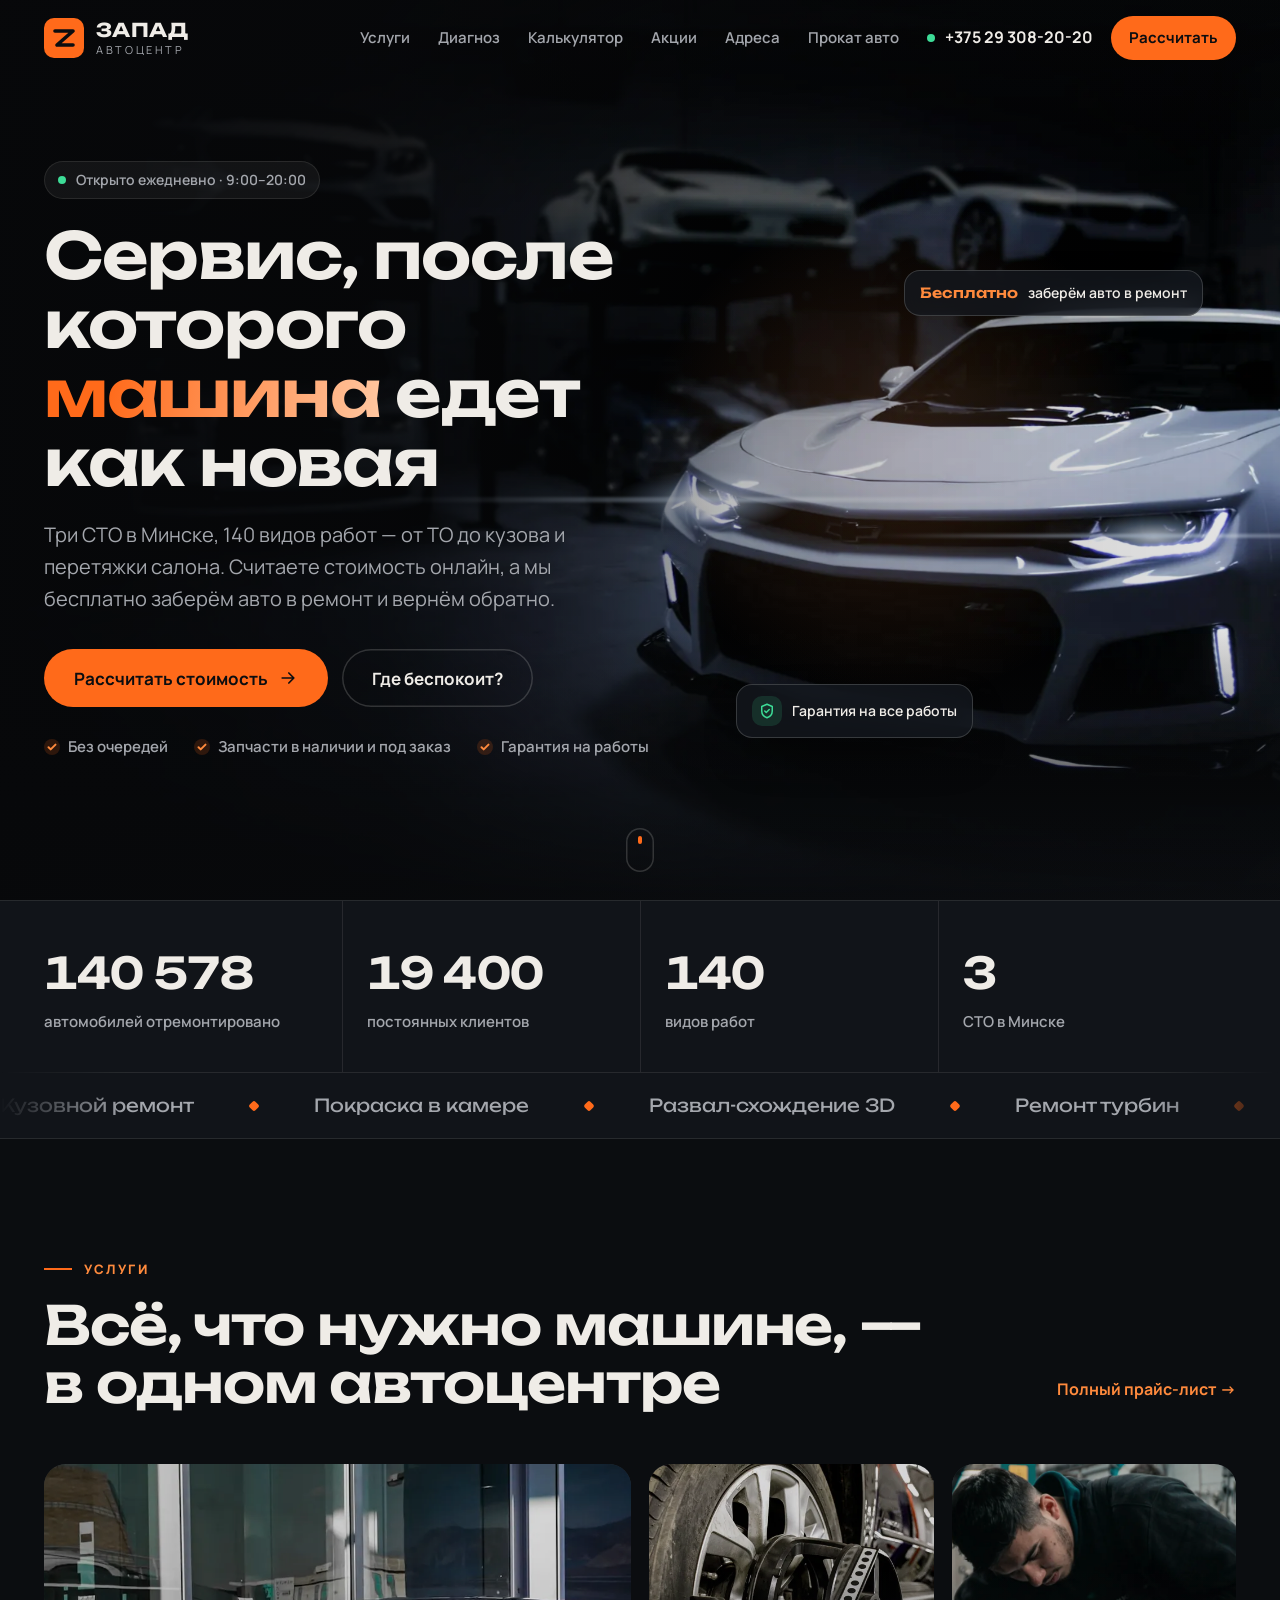
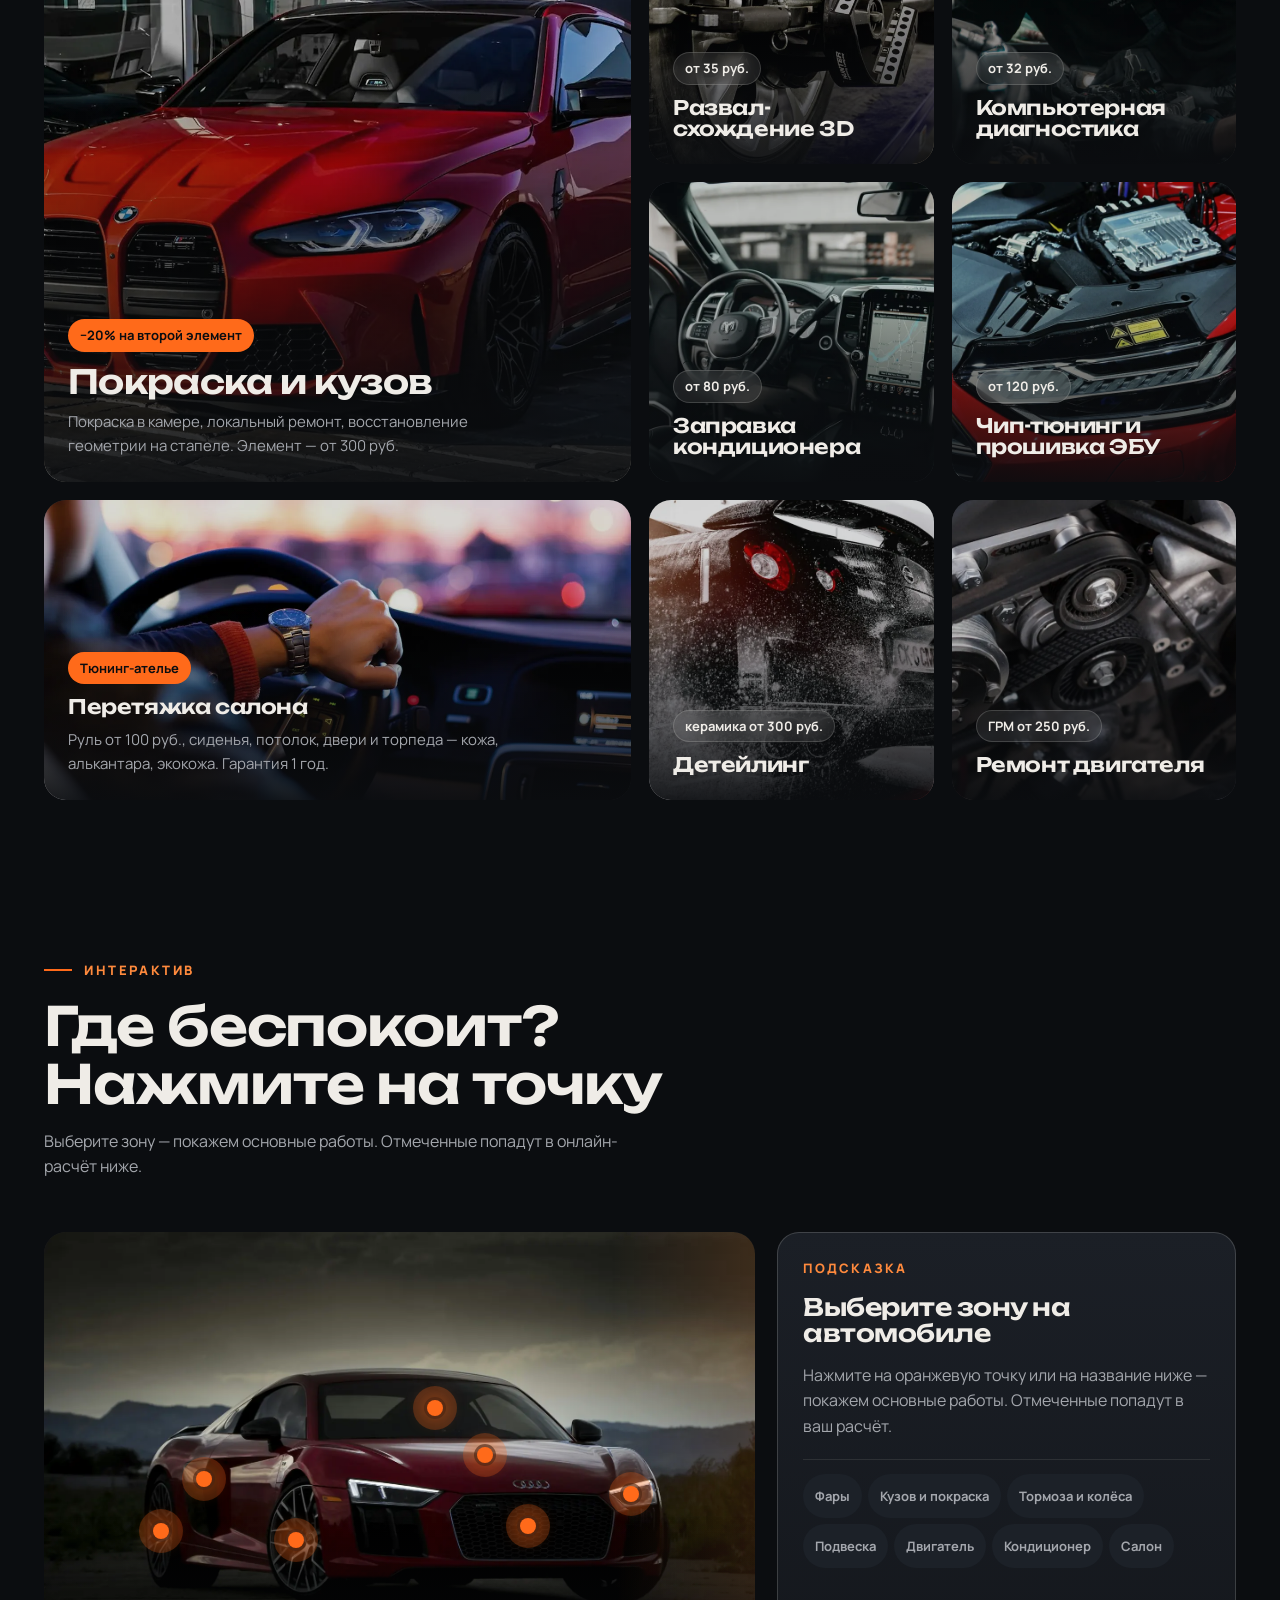
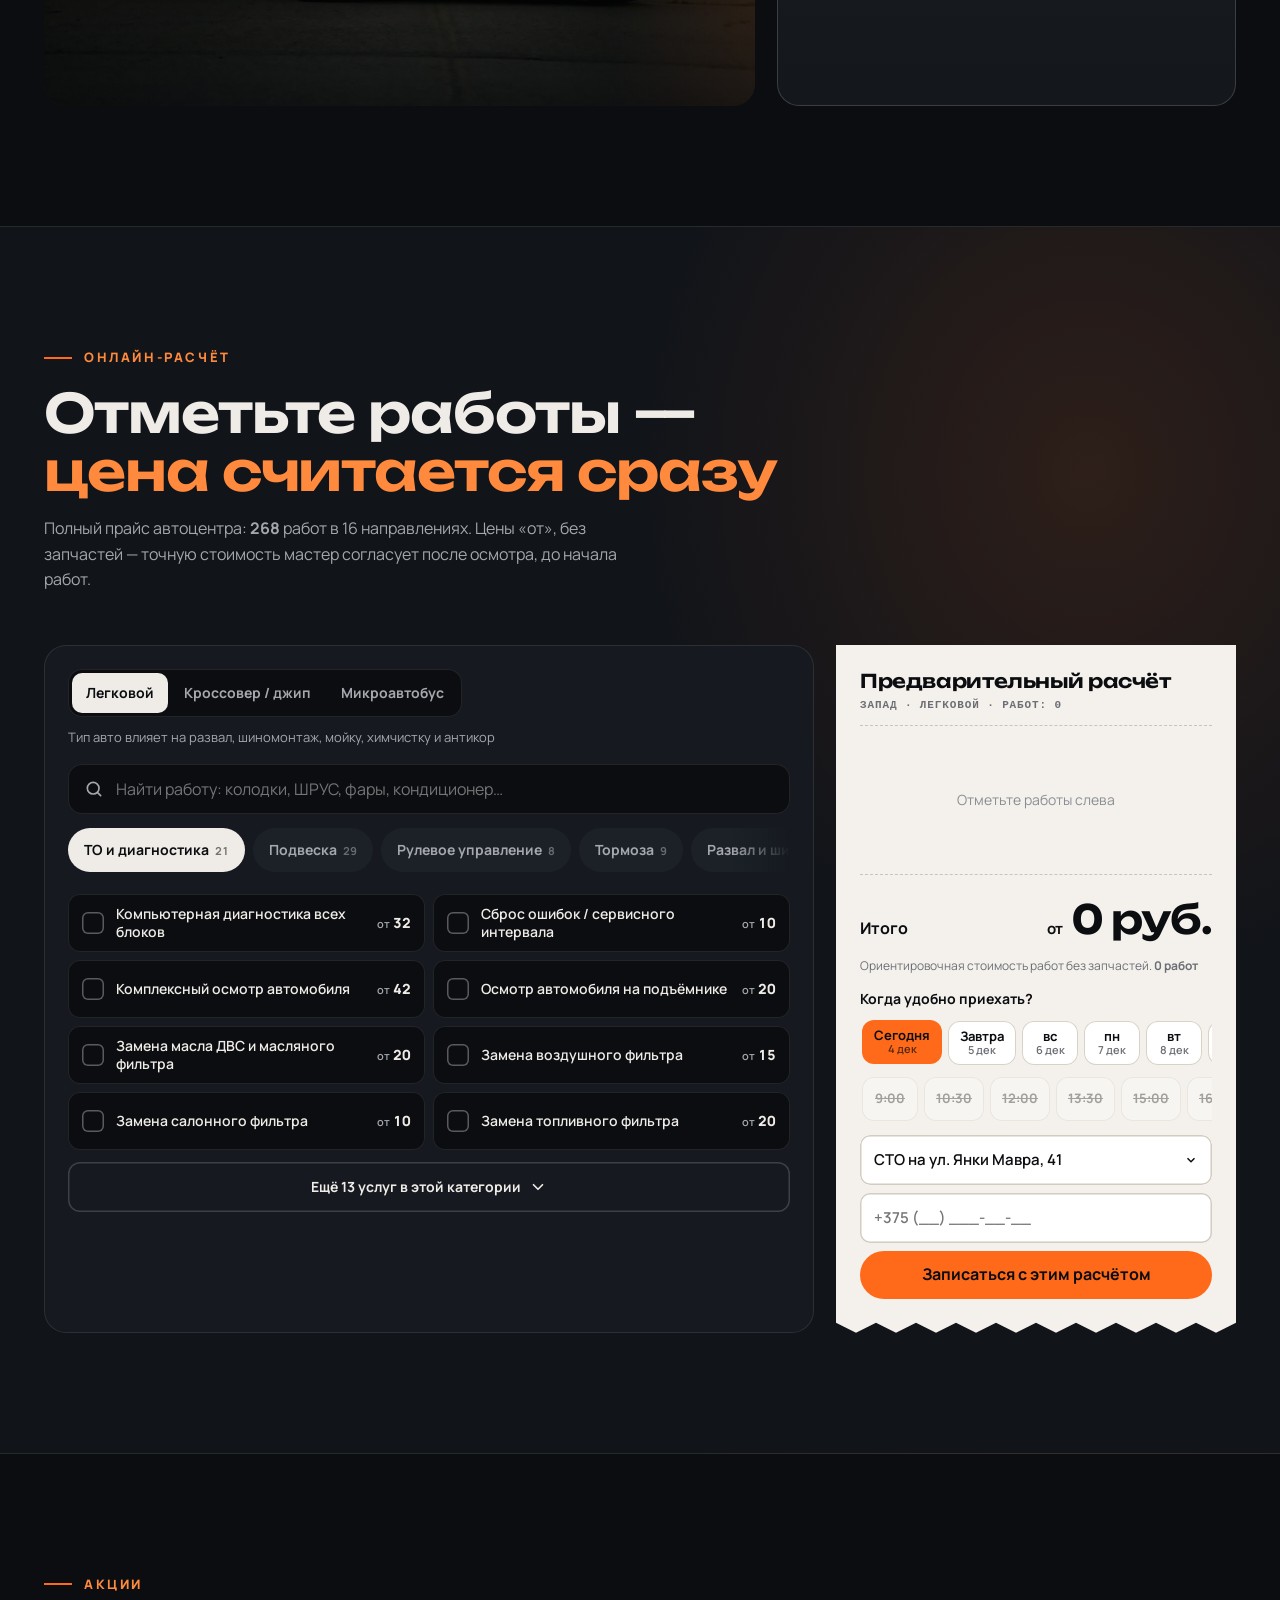
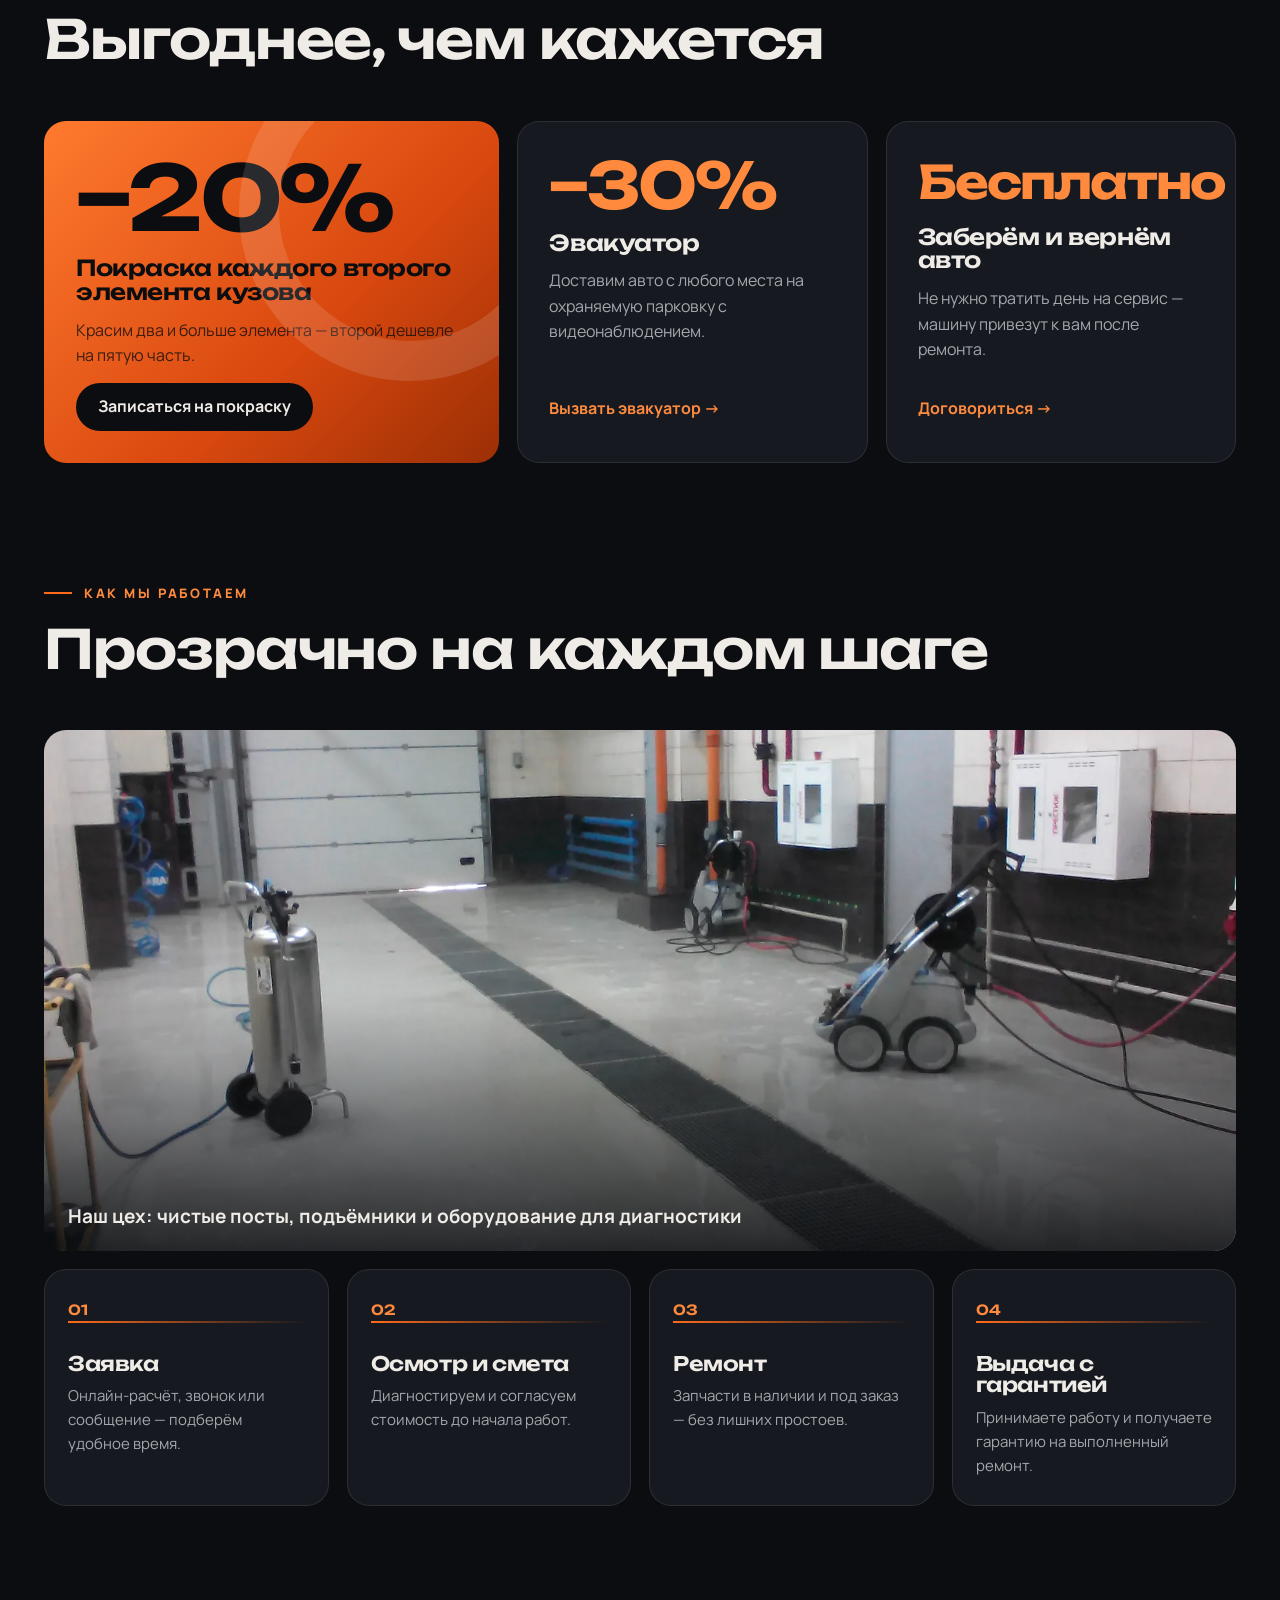
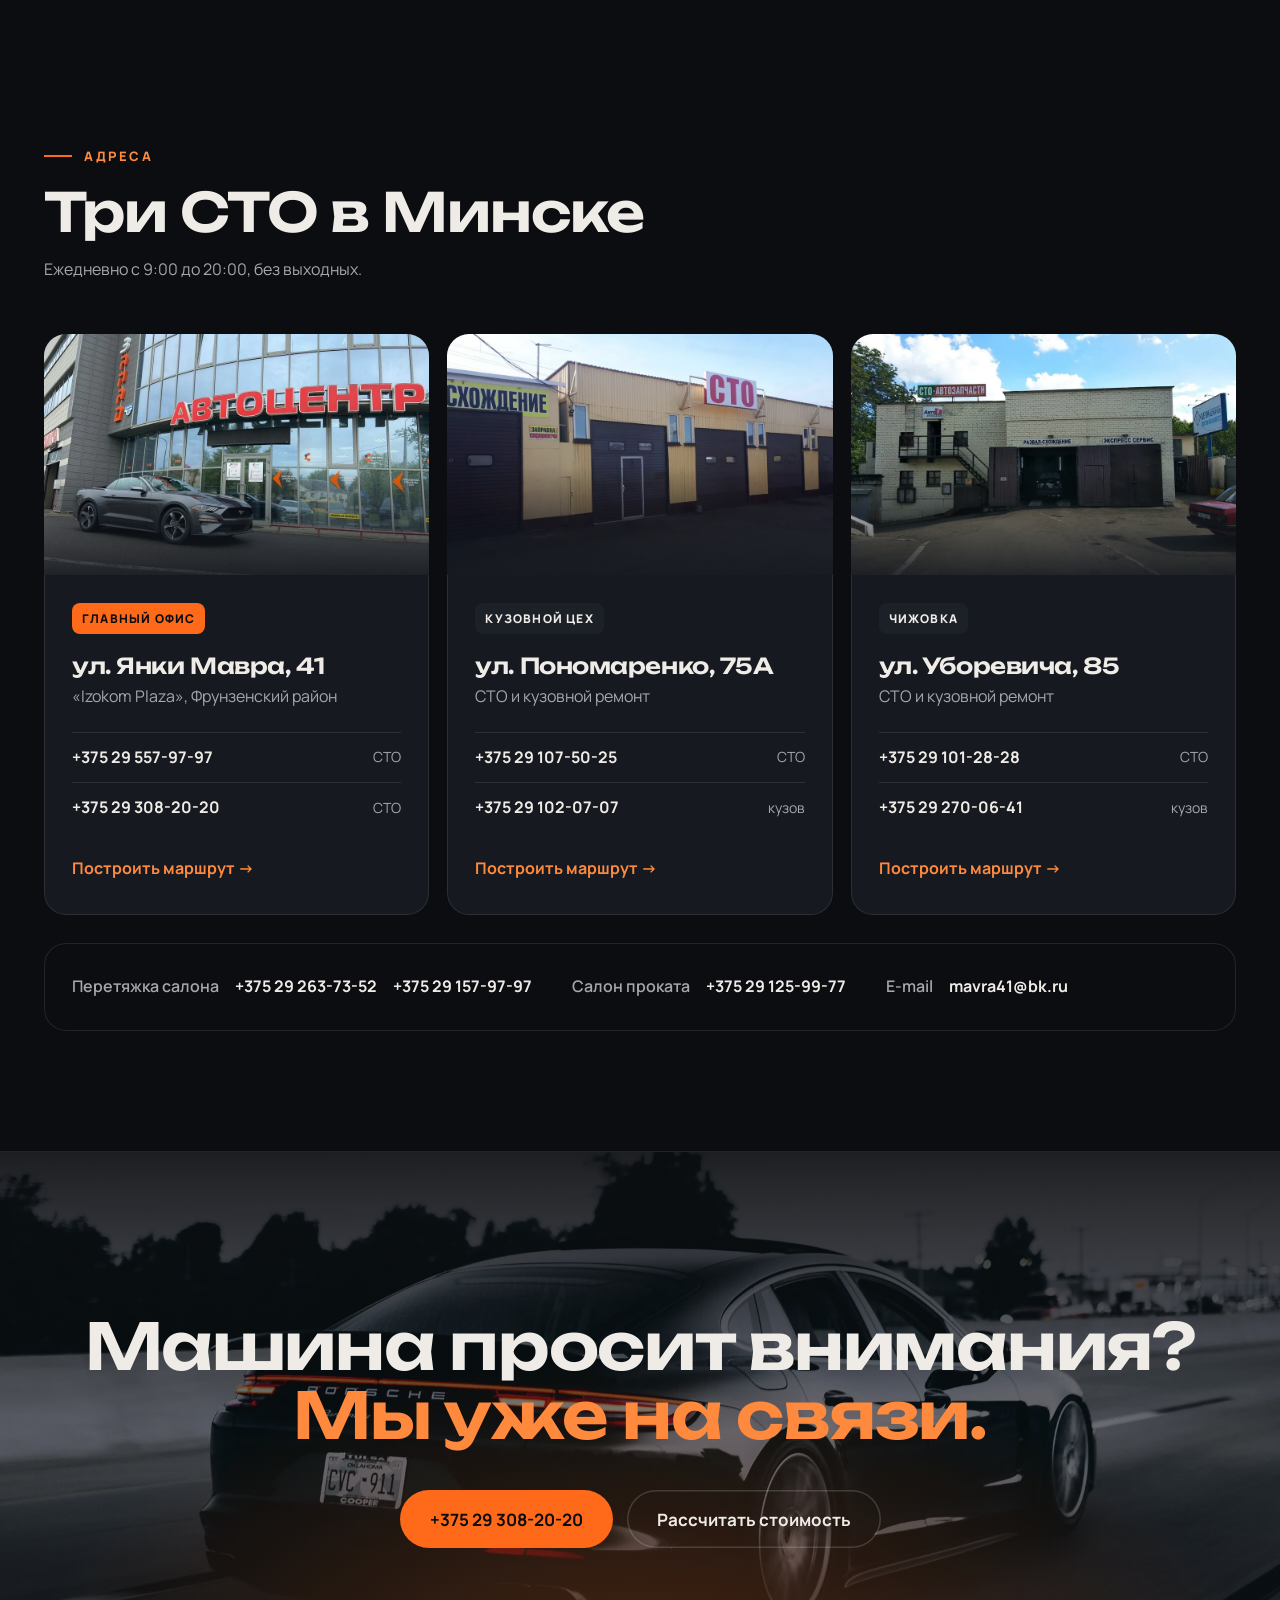
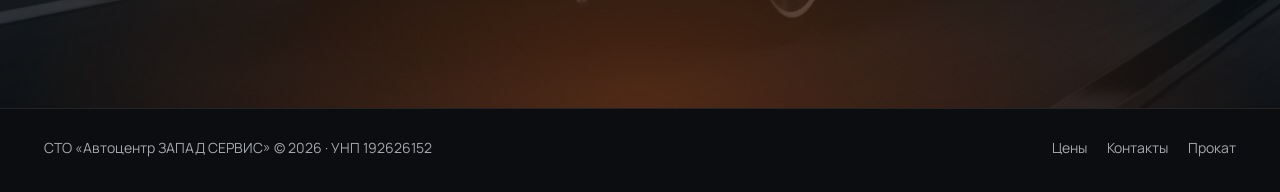
<file: index.html>
<!doctype html>
<html lang="ru">
<head>
<meta charset="utf-8">
<meta name="viewport" content="width=device-width, initial-scale=1">
<title>Автоцентр ЗАПАД — СТО в Минске</title>
<meta name="description" content="Автоцентр ЗАПАД — ремонт и обслуживание автомобилей в Минске. 3 СТО, без выходных, онлайн-расчёт стоимости, бесплатно заберём авто в ремонт.">
<meta name="theme-color" content="#0b0d10">
<link rel="preconnect" href="https://fonts.googleapis.com">
<link rel="preconnect" href="https://fonts.gstatic.com" crossorigin>
<link href="https://fonts.googleapis.com/css2?family=Manrope:wght@400;500;600;700;800&family=Unbounded:wght@500;600;700&display=swap" rel="stylesheet">
<link rel="stylesheet" href="assets/css/style.css">
<link rel="icon" href="assets/img/favicon.svg" type="image/svg+xml">
</head>
<body>

<a class="skip" href="#main">К содержимому</a>
<div class="progress" aria-hidden="true"></div>

<header class="nav" id="top">
  <div class="wrap nav__in">
    <a class="logo" href="#top" aria-label="Автоцентр ЗАПАД — на главную">
      <svg class="logo__mark" viewBox="0 0 40 40" aria-hidden="true"><rect width="40" height="40" rx="10" fill="#ff6a1a"/><path d="M11 13h18L13 27h16" fill="none" stroke="#0b0d10" stroke-width="3.6" stroke-linecap="round" stroke-linejoin="round"/></svg>
      <span class="logo__txt"><b>ЗАПАД</b><small>автоцентр</small></span>
    </a>
    <nav class="nav__links" aria-label="Основное меню">
      <a href="#services">Услуги</a>
      <a href="#doctor">Диагноз</a>
      <a href="#calc">Калькулятор</a>
      <a href="#offers">Акции</a>
      <a href="#locations">Адреса</a>
      <a href="https://stozapad.by/cat_rent/prokat-avto/">Прокат авто</a>
    </nav>
    <div class="nav__cta">
      <a class="nav__phone" href="tel:+375293082020"><span class="dot" aria-hidden="true"></span>+375 29 308-20-20</a>
      <a class="btn btn--sm" href="#calc">Рассчитать</a>
      <button class="burger" type="button" aria-label="Открыть меню" aria-expanded="false" aria-controls="mnav"><span></span><span></span></button>
    </div>
  </div>
  <div class="mnav" id="mnav" hidden>
    <a href="#services">Услуги</a><a href="#doctor">Где беспокоит?</a><a href="#calc">Калькулятор</a><a href="#offers">Акции</a><a href="#locations">Адреса</a><a href="https://stozapad.by/cat_rent/prokat-avto/">Прокат авто</a>
    <a class="btn" href="tel:+375293082020">Позвонить</a>
  </div>
</header>

<main id="main">

<!-- HERO -->
<section class="hero">
  <div class="hero__media" aria-hidden="true">
    <div class="hero__frame">
      <picture>
        <source media="(max-width:720px)" srcset="assets/img/hero-m.webp">
        <img src="assets/img/hero.webp" alt="" width="2000" height="1181" fetchpriority="high">
      </picture>
      <span class="flare flare--l"></span><span class="flare flare--r"></span>
    </div>
    <div class="hero__shade"></div>
    <div class="hero__spot"></div>
  </div>
  <div class="wrap hero__grid">
    <div class="hero__copy">
      <p class="eyebrow reveal"><span class="pulse" aria-hidden="true"></span>Открыто ежедневно · 9:00–20:00</p>
      <h1 class="reveal d1">Сервис, после которого <em>машина</em> едет как новая</h1>
      <p class="lead reveal d2">Три СТО в Минске, 140 видов работ — от ТО до кузова и перетяжки салона. Считаете стоимость онлайн, а мы бесплатно заберём авто в ремонт и вернём обратно.</p>
      <div class="hero__ctas reveal d3">
        <a class="btn btn--lg magnet" href="#calc">Рассчитать стоимость
          <svg viewBox="0 0 24 24" aria-hidden="true"><path d="M5 12h14M13 6l6 6-6 6" fill="none" stroke="currentColor" stroke-width="2" stroke-linecap="round" stroke-linejoin="round"/></svg></a>
        <a class="btn btn--ghost btn--lg" href="#doctor">Где беспокоит?</a>
      </div>
      <ul class="hero__ticks reveal d4">
        <li>Без очередей</li><li>Запчасти в наличии и под заказ</li><li>Гарантия на работы</li>
      </ul>
    </div>
  </div>
  <div class="chip chip--a" aria-hidden="true"><b>Бесплатно</b> заберём авто в ремонт</div>
  <div class="chip chip--b" aria-hidden="true"><span class="chip__ic"><svg viewBox="0 0 24 24"><path d="M12 3l7 3v6c0 4.5-3 7.6-7 9-4-1.4-7-4.5-7-9V6z" fill="none" stroke="currentColor" stroke-width="2" stroke-linejoin="round"/><path d="M9 12l2 2 4-4" fill="none" stroke="currentColor" stroke-width="2" stroke-linecap="round" stroke-linejoin="round"/></svg></span>Гарантия на все работы</div>
  <a class="scrollcue" href="#services" aria-label="Листать вниз"><span></span></a>
</section>

<!-- STATS -->
<section class="stats" aria-label="Автоцентр в цифрах">
  <div class="wrap stats__grid">
    <div class="stat reveal"><b data-count="140578">140 578</b><span>автомобилей отремонтировано</span></div>
    <div class="stat reveal d1"><b data-count="19400">19 400</b><span>постоянных клиентов</span></div>
    <div class="stat reveal d2"><b data-count="140">140</b><span>видов работ</span></div>
    <div class="stat reveal d3"><b data-count="3">3</b><span>СТО в Минске</span></div>
  </div>
  <div class="marquee" aria-hidden="true">
    <div class="marquee__track">
      <span>Кузовной ремонт</span><span>Покраска в камере</span><span>Развал-схождение 3D</span><span>Ремонт турбин</span><span>Автоэлектрика</span><span>Перетяжка салона</span><span>Антикор</span><span>Чип-тюнинг</span><span>Ремонт микроавтобусов</span><span>Детейлинг</span>
      <span>Кузовной ремонт</span><span>Покраска в камере</span><span>Развал-схождение 3D</span><span>Ремонт турбин</span><span>Автоэлектрика</span><span>Перетяжка салона</span><span>Антикор</span><span>Чип-тюнинг</span><span>Ремонт микроавтобусов</span><span>Детейлинг</span>
    </div>
  </div>
</section>

<!-- SERVICES -->
<section class="section" id="services">
  <div class="wrap">
    <div class="head reveal">
      <p class="kicker">Услуги</p>
      <h2>Всё, что нужно машине, — <br class="br-lg">в одном автоцентре</h2>
      <a class="link-arrow" href="https://stozapad.by/ceny/">Полный прайс-лист →</a>
    </div>
    <div class="bento">
      <a class="card card--xl reveal tilt" href="https://stozapad.by/uslugi/pokraska-avto/">
        <img src="assets/img/svc-paint.webp" alt="Глянцевый красный кузов после покраски" width="1200" height="1000" loading="lazy">
        <div class="card__body"><span class="tag">−20% на второй элемент</span><h3>Покраска и кузов</h3><p>Покраска в камере, локальный ремонт, восстановление геометрии на стапеле. Элемент — от 300 руб.</p></div>
      </a>
      <a class="card reveal d1 tilt" href="https://stozapad.by/uslugi/razval-skhozhdenie-3d/">
        <img src="assets/img/svc-wheel.webp" alt="Датчики 3D-стенда развал-схождения на колесе" width="685" height="533" loading="lazy">
        <div class="card__body"><span class="price">от 35 руб.</span><h3>Развал-схождение 3D</h3></div>
      </a>
      <a class="card reveal d2 tilt" href="https://stozapad.by/uslugi/diagnostika-avtomobilya/kompyuternaya-diagnostika-avtomobilya/">
        <img src="assets/img/svc-diag.webp" alt="Мастер работает в моторном отсеке" width="900" height="700" loading="lazy">
        <div class="card__body"><span class="price">от 32 руб.</span><h3>Компьютерная диагностика</h3></div>
      </a>
      <a class="card reveal tilt" href="https://stozapad.by/uslugi/avtoehlektrika/zapravka-avtokondicionera/">
        <img src="assets/img/svc-ac.webp" alt="Салон и приборная панель автомобиля" width="900" height="700" loading="lazy">
        <div class="card__body"><span class="price">от 80 руб.</span><h3>Заправка кондиционера</h3></div>
      </a>
      <a class="card reveal d1 tilt" href="https://stozapad.by/uslugi/chip-tyuning/">
        <img src="assets/img/svc-chip.webp" alt="Моторный отсек спортивного автомобиля" width="900" height="700" loading="lazy">
        <div class="card__body"><span class="price">от 120 руб.</span><h3>Чип-тюнинг и прошивка ЭБУ</h3></div>
      </a>
      <a class="card card--wide reveal tilt" href="https://stozapad.by/uslugi/peretyazhka-salona-avtomobilya/">
        <img src="assets/img/svc-interior.webp" alt="Руки на кожаном руле" width="1400" height="600" loading="lazy">
        <div class="card__body"><span class="tag">Тюнинг-ателье</span><h3>Перетяжка салона</h3><p>Руль от 100 руб., сиденья, потолок, двери и торпеда — кожа, алькантара, экокожа. Гарантия 1 год.</p></div>
      </a>
      <a class="card reveal d1 tilt" href="https://stozapad.by/uslugi/detailing/">
        <img src="assets/img/svc-detail.webp" alt="Мойка спортивного автомобиля под давлением" width="900" height="700" loading="lazy">
        <div class="card__body"><span class="price">керамика от 300 руб.</span><h3>Детейлинг</h3></div>
      </a>
      <a class="card reveal d2 tilt" href="https://stozapad.by/uslugi/remont-dvigatelya/">
        <img src="assets/img/svc-engine.webp" alt="Ремень ГРМ и навесное оборудование двигателя" width="900" height="700" loading="lazy">
        <div class="card__body"><span class="price">ГРМ от 250 руб.</span><h3>Ремонт двигателя</h3></div>
      </a>
    </div>
  </div>
</section>

<!-- DOCTOR -->
<section class="section doctor-sec" id="doctor">
  <div class="wrap">
    <div class="head reveal">
      <p class="kicker">Интерактив</p>
      <h2>Где беспокоит? <br class="br-lg">Нажмите на точку</h2>
      <p class="head__sub">Выберите зону — покажем основные работы. Отмеченные попадут в онлайн-расчёт ниже.</p>
    </div>
    <div class="doc reveal">
      <div class="doc__stage">
        <img src="assets/img/car-map.webp" alt="Спортивный автомобиль — выберите зону на схеме" width="1600" height="1067" loading="lazy">
        <div class="doc__scan" aria-hidden="true"></div>
        <div class="doc__spots"></div>
      </div>
      <div class="doc__panel" aria-live="polite"></div>
    </div>
  </div>
</section>

<!-- CALCULATOR -->
<section class="section calc-sec" id="calc">
  <div class="wrap">
    <div class="head reveal">
      <p class="kicker">Онлайн-расчёт</p>
      <h2>Отметьте работы — <br class="br-lg"><em>цена считается сразу</em></h2>
      <p class="head__sub">Полный прайс автоцентра: <b class="calc__total-n">268</b> работ в 16 направлениях. Цены «от», без запчастей — точную стоимость мастер согласует после осмотра, до начала работ.</p>
    </div>

    <div class="calc reveal">
      <div class="calc__pick">
        <div class="calc__top">
          <div class="seg" role="group" aria-label="Тип автомобиля">
            <button type="button" data-car="car" aria-pressed="true">Легковой</button>
            <button type="button" data-car="suv" aria-pressed="false">Кроссовер / джип</button>
            <button type="button" data-car="bus" aria-pressed="false">Микроавтобус</button>
          </div>
          <small>Тип авто влияет на развал, шиномонтаж, мойку, химчистку и антикор</small>
        </div>
        <label class="calc__search">
          <svg viewBox="0 0 24 24" aria-hidden="true"><circle cx="11" cy="11" r="7" fill="none" stroke="currentColor" stroke-width="2"/><path d="M20 20l-4-4" stroke="currentColor" stroke-width="2" stroke-linecap="round"/></svg>
          <span class="sr">Поиск по работам</span>
          <input type="search" placeholder="Найти работу: колодки, ШРУС, фары, кондиционер…" autocomplete="off">
          <span class="calc__found" aria-live="polite"></span>
        </label>
        <div class="calc__tabs" role="group" aria-label="Направления"></div>
        <div class="calc__items"></div>
      </div>

      <aside class="calc__cart" aria-label="Предварительный расчёт">
        <div class="cart__head">
          <h3>Предварительный расчёт</h3>
          <button class="cart__clear" type="button" hidden>Очистить</button>
        </div>
        <p class="cart__meta">ЗАПАД · легковой · работ: 0</p>
        <ul class="cart__list"></ul>
        <p class="cart__empty">Отметьте работы слева</p>
        <p class="cart__disc" hidden><span>−20% на каждый второй элемент кузова</span><b></b></p>
        <div class="cart__total"><span>Итого</span><b><small>от</small> <span class="total-num">0</span> руб.</b></div>
        <p class="cart__note">Ориентировочная стоимость работ без запчастей. <span class="cart__count">0 работ</span></p>
        <div class="slots">
          <p class="slots__label">Когда удобно приехать?</p>
          <div class="slots__days" role="group" aria-label="День"></div>
          <div class="slots__times" role="group" aria-label="Время"></div>
        </div>
        <form class="cart__form" novalidate>
          <label><span class="sr">Где удобнее</span>
            <select name="station">
              <option>СТО на ул. Янки Мавра, 41</option>
              <option>СТО на ул. Пономаренко, 75А</option>
              <option>СТО на ул. Уборевича, 85</option>
            </select>
          </label>
          <label><span class="sr">Ваш телефон</span><input type="tel" name="phone" placeholder="+375 (__) ___-__-__" required inputmode="tel" autocomplete="tel"></label>
          <button class="btn btn--block" type="submit">Записаться с этим расчётом</button>
        </form>
        <p class="cart__ok" hidden role="status">Открыли письмо с вашим расчётом — отправьте его, и администратор перезвонит в рабочее время.</p>
      </aside>
    </div>
  </div>
  <div class="toast" role="status" aria-live="polite" hidden><span class="toast__txt"></span><button type="button" class="toast__undo">Вернуть</button></div>
</section>

<!-- OFFERS -->
<section class="section" id="offers">
  <div class="wrap">
    <div class="head reveal">
      <p class="kicker">Акции</p>
      <h2>Выгоднее, чем кажется</h2>
    </div>
    <div class="offers">
      <article class="offer offer--hot reveal">
        <span class="offer__big">−20%</span>
        <h3>Покраска каждого второго элемента кузова</h3>
        <p>Красим два и больше элемента — второй дешевле на пятую часть.</p>
        <a class="btn btn--dark" href="tel:+375291020707">Записаться на покраску</a>
      </article>
      <article class="offer reveal d1">
        <span class="offer__big">−30%</span>
        <h3>Эвакуатор</h3>
        <p>Доставим авто с любого места на охраняемую парковку с видеонаблюдением.</p>
        <a class="link-arrow" href="tel:+375293082020">Вызвать эвакуатор →</a>
      </article>
      <article class="offer reveal d2">
        <span class="offer__big offer__big--word">Бесплатно</span>
        <h3>Заберём и вернём авто</h3>
        <p>Не нужно тратить день на сервис — машину привезут к вам после ремонта.</p>
        <a class="link-arrow" href="tel:+375293082020">Договориться →</a>
      </article>
    </div>
  </div>
</section>

<!-- PROCESS -->
<section class="section process-sec">
  <div class="wrap">
    <div class="head reveal">
      <p class="kicker">Как мы работаем</p>
      <h2>Прозрачно на каждом шаге</h2>
    </div>
    <figure class="shop reveal"><img src="assets/img/workshop.webp" alt="Ремонтная зона автоцентра ЗАПАД" width="1600" height="700" loading="lazy"><figcaption>Наш цех: чистые посты, подъёмники и оборудование для диагностики</figcaption></figure>
    <ol class="steps">
      <li class="step reveal"><span class="step__n">01</span><h3>Заявка</h3><p>Онлайн-расчёт, звонок или сообщение — подберём удобное время.</p></li>
      <li class="step reveal d1"><span class="step__n">02</span><h3>Осмотр и смета</h3><p>Диагностируем и согласуем стоимость до начала работ.</p></li>
      <li class="step reveal d2"><span class="step__n">03</span><h3>Ремонт</h3><p>Запчасти в наличии и под заказ — без лишних простоев.</p></li>
      <li class="step reveal d3"><span class="step__n">04</span><h3>Выдача с гарантией</h3><p>Принимаете работу и получаете гарантию на выполненный ремонт.</p></li>
    </ol>
  </div>
</section>

<!-- LOCATIONS -->
<section class="section" id="locations">
  <div class="wrap">
    <div class="head reveal">
      <p class="kicker">Адреса</p>
      <h2>Три СТО в Минске</h2>
      <p class="head__sub">Ежедневно с 9:00 до 20:00, без выходных.</p>
    </div>
    <div class="locs">
      <article class="loc reveal">
        <div class="loc__ph"><img src="assets/img/loc-mavra.webp" alt="Здание автоцентра на ул. Янки Мавра, 41" width="960" height="600" loading="lazy"></div>
        <span class="loc__badge">Главный офис</span>
        <h3>ул. Янки Мавра, 41</h3>
        <p class="loc__sub">«Izokom Plaza», Фрунзенский район</p>
        <ul><li><a href="tel:+375295579797">+375 29 557-97-97</a><span>СТО</span></li><li><a href="tel:+375293082020">+375 29 308-20-20</a><span>СТО</span></li></ul>
        <a class="link-arrow" href="https://yandex.by/maps/?text=%D0%9C%D0%B8%D0%BD%D1%81%D0%BA%2C%20%D1%83%D0%BB.%20%D0%AF%D0%BD%D0%BA%D0%B8%20%D0%9C%D0%B0%D0%B2%D1%80%D0%B0%2C%2041" target="_blank" rel="noopener">Построить маршрут →</a>
      </article>
      <article class="loc reveal d1">
        <div class="loc__ph"><img src="assets/img/loc-ponomarenko.webp" alt="СТО на ул. Пономаренко, 75А" width="960" height="600" loading="lazy"></div>
        <span class="loc__badge loc__badge--alt">Кузовной цех</span>
        <h3>ул. Пономаренко, 75А</h3>
        <p class="loc__sub">СТО и кузовной ремонт</p>
        <ul><li><a href="tel:+375291075025">+375 29 107-50-25</a><span>СТО</span></li><li><a href="tel:+375291020707">+375 29 102-07-07</a><span>кузов</span></li></ul>
        <a class="link-arrow" href="https://yandex.by/maps/?text=%D0%9C%D0%B8%D0%BD%D1%81%D0%BA%2C%20%D1%83%D0%BB.%20%D0%9F%D0%BE%D0%BD%D0%BE%D0%BC%D0%B0%D1%80%D0%B5%D0%BD%D0%BA%D0%BE%2C%2075%D0%90" target="_blank" rel="noopener">Построить маршрут →</a>
      </article>
      <article class="loc reveal d2">
        <div class="loc__ph"><img src="assets/img/loc-uborevicha.webp" alt="СТО на ул. Уборевича, 85" width="960" height="600" loading="lazy"></div>
        <span class="loc__badge loc__badge--alt">Чижовка</span>
        <h3>ул. Уборевича, 85</h3>
        <p class="loc__sub">СТО и кузовной ремонт</p>
        <ul><li><a href="tel:+375291012828">+375 29 101-28-28</a><span>СТО</span></li><li><a href="tel:+375292700641">+375 29 270-06-41</a><span>кузов</span></li></ul>
        <a class="link-arrow" href="https://yandex.by/maps/?text=%D0%9C%D0%B8%D0%BD%D1%81%D0%BA%2C%20%D1%83%D0%BB.%20%D0%A3%D0%B1%D0%BE%D1%80%D0%B5%D0%B2%D0%B8%D1%87%D0%B0%2C%2085" target="_blank" rel="noopener">Построить маршрут →</a>
      </article>
    </div>
    <div class="extra reveal">
      <div><b>Перетяжка салона</b><a href="tel:+375292637352">+375 29 263-73-52</a><a href="tel:+375291579797">+375 29 157-97-97</a></div>
      <div><b>Салон проката</b><a href="tel:+375291259977">+375 29 125-99-77</a></div>
      <div><b>E-mail</b><a href="mailto:mavra41@bk.ru">mavra41@bk.ru</a></div>
    </div>
  </div>
</section>

<!-- FINAL CTA -->
<section class="final">
  <img class="final__bg" src="assets/img/final.webp" alt="" width="1920" height="900" loading="lazy" aria-hidden="true">
  <div class="wrap final__in reveal">
    <h2>Машина просит внимания?<br><em>Мы уже на связи.</em></h2>
    <div class="final__ctas">
      <a class="btn btn--lg" href="tel:+375293082020">+375 29 308-20-20</a>
      <a class="btn btn--ghost btn--lg" href="#calc">Рассчитать стоимость</a>
    </div>
  </div>
</section>

</main>

<footer class="foot">
  <div class="wrap foot__in">
    <p>СТО «Автоцентр ЗАПАД СЕРВИС» © 2026 · УНП 192626152</p>
    <nav aria-label="Дополнительно"><a href="https://stozapad.by/ceny/">Цены</a><a href="https://stozapad.by/kontakty/">Контакты</a><a href="https://stozapad.by/cat_rent/prokat-avto/">Прокат</a></nav>
  </div>
</footer>

<div class="mbar">
  <a class="btn btn--ghost" href="#calc">Расчёт <span class="mbar__sum" hidden></span></a>
  <a class="btn" href="tel:+375293082020">Позвонить</a>
</div>

<script src="assets/js/main.js"></script>
</body>
</html>
</file>
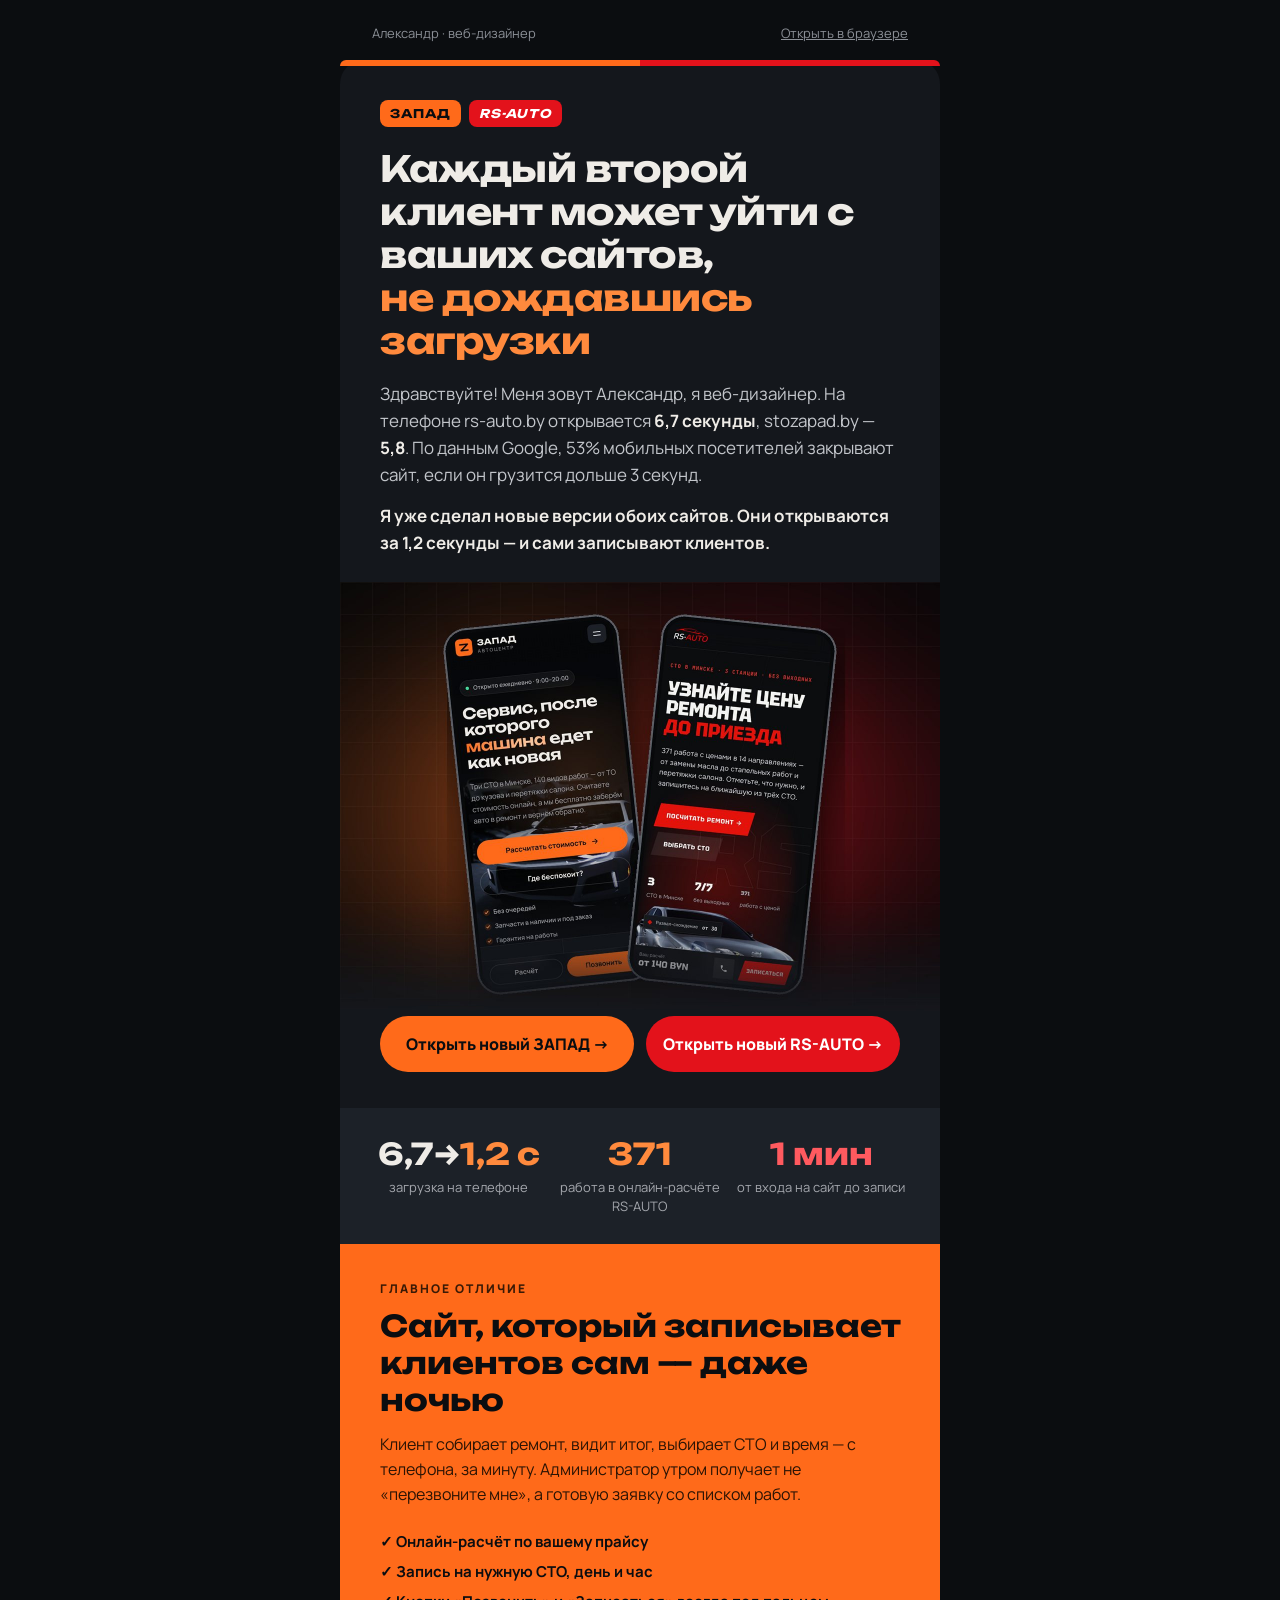
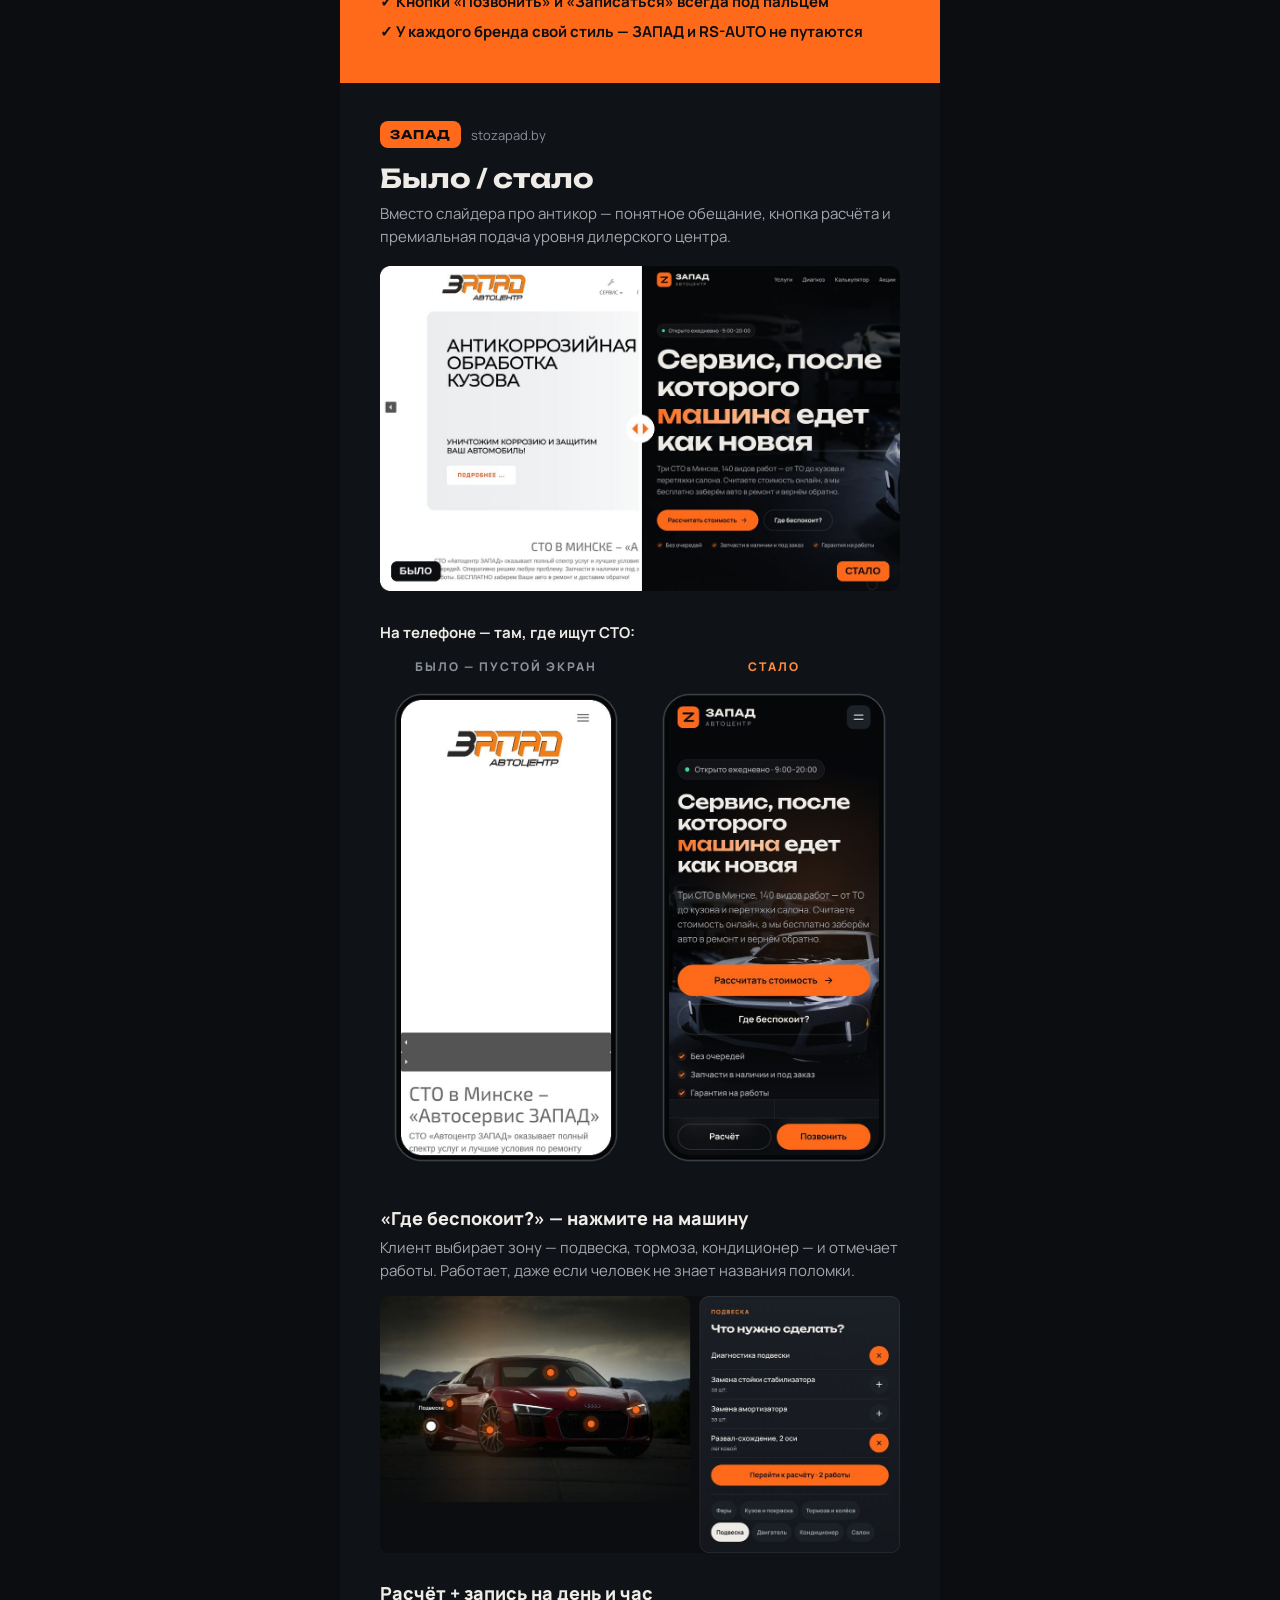
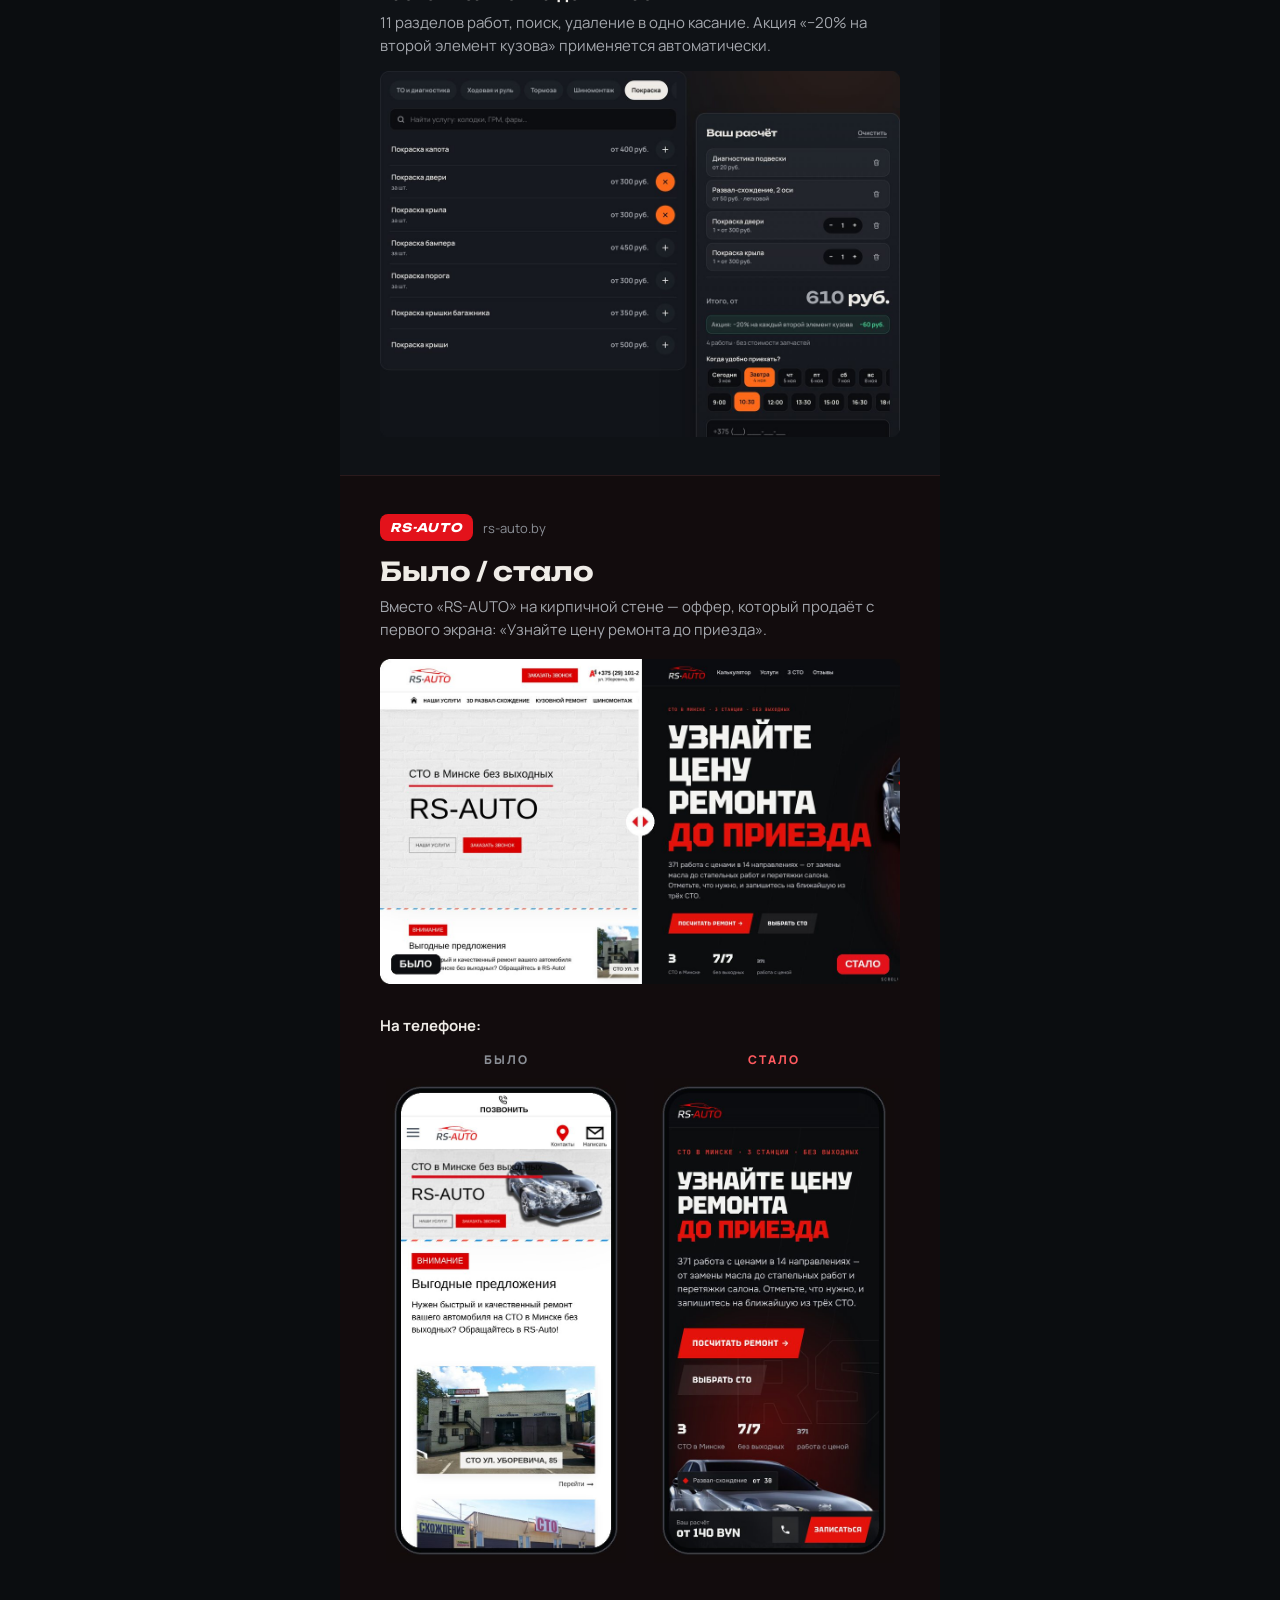
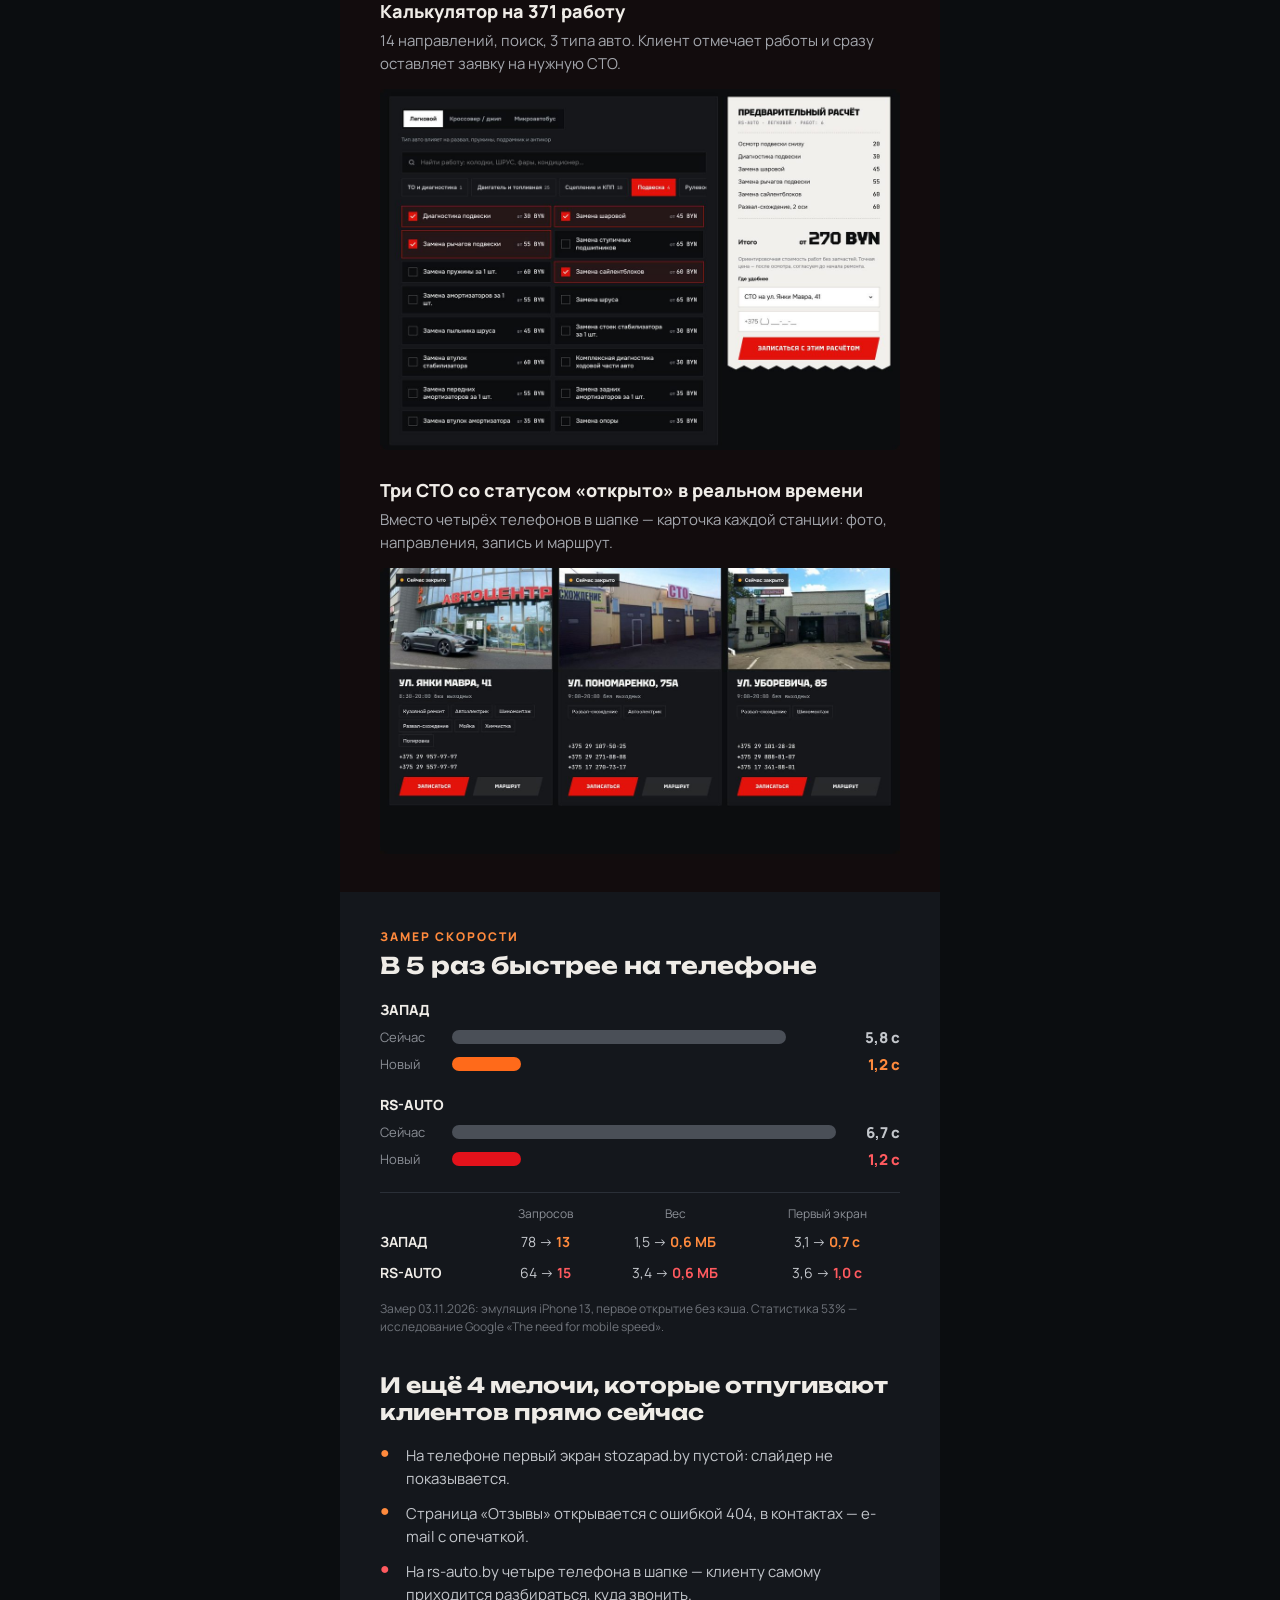
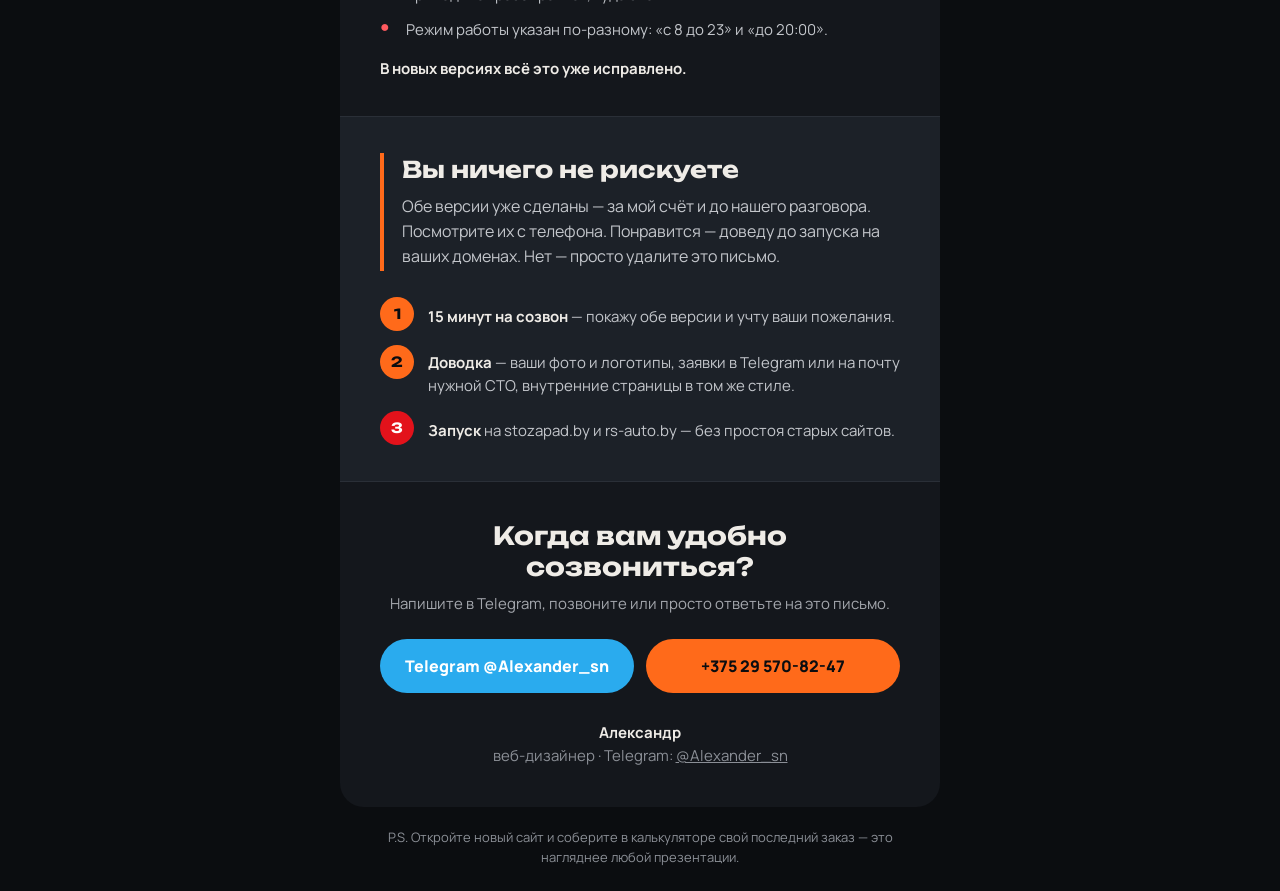
<file: kp/index.html>
<!doctype html>
<html lang="ru" xmlns="http://www.w3.org/1999/xhtml">
<head>
<meta charset="utf-8">
<meta name="viewport" content="width=device-width, initial-scale=1">
<meta name="color-scheme" content="dark light">
<meta name="supported-color-schemes" content="dark light">
<title>Ваши сайты грузятся 6 секунд — каждый второй клиент не дожидается</title>
<link href="https://fonts.googleapis.com/css2?family=Manrope:wght@400;600;700;800&family=Unbounded:wght@600;700&display=swap" rel="stylesheet">
<style>
  body{margin:0;padding:0;background:#0b0d10}
  @media only screen and (max-width:620px){
    .container{width:100%!important}
    .px{padding-left:20px!important;padding-right:20px!important}
    .stack{display:block!important;width:100%!important;padding-left:0!important;padding-right:0!important}
    .stack-pad{padding:0 0 12px 0!important}
    .h1{font-size:30px!important;line-height:36px!important}
    .h2{font-size:23px!important;line-height:29px!important}
    .num{font-size:34px!important;line-height:38px!important}
    .phone{width:100%!important;max-width:240px!important;height:auto!important}
  }
</style>
</head>
<body style="margin:0;padding:0;background:#0b0d10;">
<div style="display:none;max-height:0;overflow:hidden;opacity:0;color:#0b0d10;font-size:1px;line-height:1px;">Я уже сделал новые версии ЗАПАД и RS-AUTO: 1,2 секунды, онлайн-расчёт ремонта и запись на время. Было / стало — внутри.&#8199;&#847;&#8199;&#847;&#8199;&#847;&#8199;&#847;&#8199;&#847;&#8199;&#847;&#8199;&#847;&#8199;&#847;&#8199;&#847;&#8199;&#847;</div>

<table role="presentation" width="100%" cellpadding="0" cellspacing="0" border="0" bgcolor="#0b0d10" style="background:#0b0d10;">
<tr><td align="center" style="padding:24px 12px;">
<table role="presentation" class="container" width="600" cellpadding="0" cellspacing="0" border="0" style="width:600px;max-width:600px;">

  <!-- верх -->
  <tr><td class="px" style="padding:0 32px 18px;">
    <table role="presentation" width="100%" cellpadding="0" cellspacing="0" border="0"><tr>
      <td style="font-family:Manrope,Arial,sans-serif;font-size:13px;color:#8b8f96;">Александр · веб-дизайнер</td>
      <td align="right" style="font-family:Manrope,Arial,sans-serif;font-size:13px;"><a href="https://dirol982.github.io/stozapad/kp/" style="color:#8b8f96;text-decoration:underline;">Открыть в браузере</a></td>
    </tr></table>
  </td></tr>

  <!-- HERO -->
  <tr><td bgcolor="#14171c" style="background:#14171c;border-radius:24px 24px 0 0;">
    <table role="presentation" width="100%" cellpadding="0" cellspacing="0" border="0"><tr>
      <td width="50%" height="6" bgcolor="#ff6a1a" style="background:#ff6a1a;height:6px;font-size:0;line-height:0;border-radius:24px 0 0 0;">&nbsp;</td>
      <td width="50%" height="6" bgcolor="#e3121b" style="background:#e3121b;height:6px;font-size:0;line-height:0;border-radius:0 24px 0 0;">&nbsp;</td>
    </tr></table>
    <table role="presentation" width="100%" cellpadding="0" cellspacing="0" border="0">
      <tr><td class="px" style="padding:34px 40px 0;">
        <table role="presentation" cellpadding="0" cellspacing="0" border="0"><tr>
          <td style="background:#ff6a1a;border-radius:8px;padding:6px 10px;font-family:Unbounded,'Arial Black',Arial,sans-serif;font-size:12px;font-weight:700;color:#0b0d10;letter-spacing:1px;">ЗАПАД</td>
          <td style="width:8px;font-size:0;">&nbsp;</td>
          <td style="background:#e3121b;border-radius:8px;padding:6px 10px;font-family:Unbounded,'Arial Black',Arial,sans-serif;font-size:12px;font-weight:700;color:#ffffff;letter-spacing:1px;font-style:italic;">RS-AUTO</td>
        </tr></table>
      </td></tr>
      <tr><td class="px" style="padding:20px 40px 0;">
        <h1 class="h1" style="margin:0;font-family:Unbounded,'Arial Black',Arial,sans-serif;font-size:36px;line-height:43px;font-weight:700;color:#efece7;letter-spacing:-0.5px;">Каждый второй клиент может уйти с ваших сайтов, <span style="color:#ff8a3d;">не&nbsp;дождавшись загрузки</span></h1>
      </td></tr>
      <tr><td class="px" style="padding:18px 40px 0;font-family:Manrope,Arial,sans-serif;font-size:17px;line-height:27px;color:#c3c6cb;">
        Здравствуйте! Меня зовут Александр, я веб-дизайнер. На телефоне rs-auto.by открывается <b style="color:#efece7;">6,7&nbsp;секунды</b>, stozapad.by — <b style="color:#efece7;">5,8</b>. По данным Google, 53% мобильных посетителей закрывают сайт, если он грузится дольше 3 секунд.
      </td></tr>
      <tr><td class="px" style="padding:14px 40px 0;font-family:Manrope,Arial,sans-serif;font-size:17px;line-height:27px;color:#efece7;font-weight:700;">
        Я уже сделал новые версии обоих сайтов. Они открываются за 1,2 секунды — и сами записывают клиентов.
      </td></tr>
      <tr><td style="padding:26px 0 0;">
        <a href="https://dirol982.github.io/stozapad/"><img src="https://dirol982.github.io/stozapad/kp/img/cover.jpg" width="600" alt="Новые сайты ЗАПАД и RS-AUTO на телефонах" style="display:block;width:100%;max-width:600px;height:auto;border:0;"></a>
      </td></tr>
      <tr><td class="px" style="padding:4px 40px 36px;">
        <table role="presentation" cellpadding="0" cellspacing="0" border="0" width="100%"><tr>
          <td class="stack stack-pad" width="50%" style="padding-right:6px;">
            <table role="presentation" width="100%" cellpadding="0" cellspacing="0" border="0"><tr><td align="center" bgcolor="#ff6a1a" style="background:#ff6a1a;border-radius:999px;">
              <a href="https://dirol982.github.io/stozapad/" style="display:block;padding:17px 10px;font-family:Manrope,Arial,sans-serif;font-size:16px;font-weight:800;color:#0b0d10;text-decoration:none;">Открыть новый ЗАПАД →</a>
            </td></tr></table>
          </td>
          <td class="stack" width="50%" style="padding-left:6px;">
            <table role="presentation" width="100%" cellpadding="0" cellspacing="0" border="0"><tr><td align="center" bgcolor="#e3121b" style="background:#e3121b;border-radius:999px;">
              <a href="https://dirol982.github.io/rs-auto/" style="display:block;padding:17px 10px;font-family:Manrope,Arial,sans-serif;font-size:16px;font-weight:800;color:#ffffff;text-decoration:none;">Открыть новый RS-AUTO →</a>
            </td></tr></table>
          </td>
        </tr></table>
      </td></tr>
    </table>
  </td></tr>

  <!-- цифры -->
  <tr><td bgcolor="#1c2128" class="px" style="background:#1c2128;padding:28px 28px;">
    <table role="presentation" width="100%" cellpadding="0" cellspacing="0" border="0"><tr>
      <td class="stack stack-pad" width="33%" align="center" valign="top" style="padding:0 6px;">
        <p class="num" style="margin:0;font-family:Unbounded,'Arial Black',Arial,sans-serif;font-size:30px;line-height:36px;font-weight:700;color:#efece7;">6,7→<span style="color:#ff8a3d;">1,2&nbsp;с</span></p>
        <p style="margin:6px 0 0;font-family:Manrope,Arial,sans-serif;font-size:13px;line-height:19px;color:#a4a7ad;">загрузка на телефоне</p>
      </td>
      <td class="stack stack-pad" width="33%" align="center" valign="top" style="padding:0 6px;">
        <p class="num" style="margin:0;font-family:Unbounded,'Arial Black',Arial,sans-serif;font-size:30px;line-height:36px;font-weight:700;color:#ff8a3d;">371</p>
        <p style="margin:6px 0 0;font-family:Manrope,Arial,sans-serif;font-size:13px;line-height:19px;color:#a4a7ad;">работа в онлайн-расчёте RS-AUTO</p>
      </td>
      <td class="stack" width="33%" align="center" valign="top" style="padding:0 6px;">
        <p class="num" style="margin:0;font-family:Unbounded,'Arial Black',Arial,sans-serif;font-size:30px;line-height:36px;font-weight:700;color:#ff5a5f;">1&nbsp;мин</p>
        <p style="margin:6px 0 0;font-family:Manrope,Arial,sans-serif;font-size:13px;line-height:19px;color:#a4a7ad;">от входа на сайт до записи</p>
      </td>
    </tr></table>
  </td></tr>

  <!-- УТП -->
  <tr><td bgcolor="#ff6a1a" class="px" style="background:#ff6a1a;padding:36px 40px;">
    <p style="margin:0 0 10px;font-family:Manrope,Arial,sans-serif;font-size:12px;font-weight:800;letter-spacing:2px;text-transform:uppercase;color:#3a1a06;">Главное отличие</p>
    <p class="h2" style="margin:0;font-family:Unbounded,'Arial Black',Arial,sans-serif;font-size:30px;line-height:37px;font-weight:700;color:#0b0d10;">Сайт, который записывает клиентов сам — даже ночью</p>
    <p style="margin:14px 0 0;font-family:Manrope,Arial,sans-serif;font-size:16px;line-height:25px;color:#2b1405;">Клиент собирает ремонт, видит итог, выбирает СТО и время — с телефона, за минуту. Администратор утром получает не «перезвоните мне», а готовую заявку со списком работ.</p>
    <table role="presentation" cellpadding="0" cellspacing="0" border="0" style="margin-top:20px;" width="100%">
      <tr><td style="padding:4px 0;font-family:Manrope,Arial,sans-serif;font-size:15px;line-height:22px;color:#0b0d10;font-weight:700;">✓ Онлайн-расчёт по вашему прайсу</td></tr>
      <tr><td style="padding:4px 0;font-family:Manrope,Arial,sans-serif;font-size:15px;line-height:22px;color:#0b0d10;font-weight:700;">✓ Запись на нужную СТО, день и час</td></tr>
      <tr><td style="padding:4px 0;font-family:Manrope,Arial,sans-serif;font-size:15px;line-height:22px;color:#0b0d10;font-weight:700;">✓ Кнопки «Позвонить» и «Записаться» всегда под пальцем</td></tr>
      <tr><td style="padding:4px 0;font-family:Manrope,Arial,sans-serif;font-size:15px;line-height:22px;color:#0b0d10;font-weight:700;">✓ У каждого бренда свой стиль — ЗАПАД и RS-AUTO не путаются</td></tr>
    </table>
  </td></tr>

  <!-- ЗАПАД -->
  <tr><td bgcolor="#0f1216" class="px" style="background:#0f1216;padding:38px 40px 10px;">
    <table role="presentation" cellpadding="0" cellspacing="0" border="0"><tr>
      <td style="background:#ff6a1a;border-radius:8px;padding:6px 10px;font-family:Unbounded,'Arial Black',Arial,sans-serif;font-size:12px;font-weight:700;color:#0b0d10;letter-spacing:1px;">ЗАПАД</td>
      <td style="padding-left:10px;font-family:Manrope,Arial,sans-serif;font-size:13px;color:#8b8f96;">stozapad.by</td>
    </tr></table>
    <p class="h2" style="margin:14px 0 8px;font-family:Unbounded,'Arial Black',Arial,sans-serif;font-size:26px;line-height:32px;font-weight:700;color:#efece7;">Было / стало</p>
    <p style="margin:0 0 18px;font-family:Manrope,Arial,sans-serif;font-size:15px;line-height:23px;color:#a4a7ad;">Вместо слайдера про антикор — понятное обещание, кнопка расчёта и премиальная подача уровня дилерского центра.</p>
    <a href="https://dirol982.github.io/stozapad/"><img src="https://dirol982.github.io/stozapad/kp/img/sto-split.jpg" width="520" alt="Главная stozapad.by: было и стало" style="display:block;width:100%;max-width:520px;height:auto;border:0;"></a>

    <p style="margin:30px 0 14px;font-family:Manrope,Arial,sans-serif;font-size:15px;line-height:23px;color:#efece7;font-weight:700;">На телефоне — там, где ищут СТО:</p>
    <table role="presentation" width="100%" cellpadding="0" cellspacing="0" border="0"><tr>
      <td class="stack stack-pad" width="50%" align="center" valign="top" style="padding-right:8px;">
        <p style="margin:0 0 10px;font-family:Manrope,Arial,sans-serif;font-size:12px;font-weight:800;letter-spacing:2px;text-transform:uppercase;color:#8b8f96;">Было — пустой экран</p>
        <img class="phone" src="https://dirol982.github.io/stozapad/kp/img/oldsto-phone.jpg" width="240" alt="Старая главная stozapad.by на телефоне" style="display:block;width:240px;height:auto;border:0;">
      </td>
      <td class="stack" width="50%" align="center" valign="top" style="padding-left:8px;">
        <p style="margin:0 0 10px;font-family:Manrope,Arial,sans-serif;font-size:12px;font-weight:800;letter-spacing:2px;text-transform:uppercase;color:#ff8a3d;">Стало</p>
        <img class="phone" src="https://dirol982.github.io/stozapad/kp/img/newsto-phone.jpg" width="240" alt="Новая главная ЗАПАД на телефоне" style="display:block;width:240px;height:auto;border:0;">
      </td>
    </tr></table>
  </td></tr>
  <tr><td bgcolor="#0f1216" class="px" style="background:#0f1216;padding:26px 40px 38px;">
    <p style="margin:0 0 6px;font-family:Manrope,Arial,sans-serif;font-size:18px;font-weight:800;color:#efece7;">«Где беспокоит?» — нажмите на машину</p>
    <p style="margin:0 0 14px;font-family:Manrope,Arial,sans-serif;font-size:15px;line-height:23px;color:#a4a7ad;">Клиент выбирает зону — подвеска, тормоза, кондиционер — и отмечает работы. Работает, даже если человек не знает названия поломки.</p>
    <img src="https://dirol982.github.io/stozapad/kp/img/sto-doctor.jpg" width="520" alt="Интерактивная схема автомобиля" style="display:block;width:100%;max-width:520px;height:auto;border:0;">
    <p style="margin:28px 0 6px;font-family:Manrope,Arial,sans-serif;font-size:18px;font-weight:800;color:#efece7;">Расчёт + запись на день и час</p>
    <p style="margin:0 0 14px;font-family:Manrope,Arial,sans-serif;font-size:15px;line-height:23px;color:#a4a7ad;">11 разделов работ, поиск, удаление в одно касание. Акция «−20% на второй элемент кузова» применяется автоматически.</p>
    <img src="https://dirol982.github.io/stozapad/kp/img/sto-calc.jpg" width="520" alt="Онлайн-расчёт и запись" style="display:block;width:100%;max-width:520px;height:auto;border:0;">
  </td></tr>

  <!-- RS-AUTO -->
  <tr><td bgcolor="#120c0d" class="px" style="background:#120c0d;padding:38px 40px 10px;border-top:1px solid #2a1a1c;">
    <table role="presentation" cellpadding="0" cellspacing="0" border="0"><tr>
      <td style="background:#e3121b;border-radius:8px;padding:6px 10px;font-family:Unbounded,'Arial Black',Arial,sans-serif;font-size:12px;font-weight:700;color:#ffffff;letter-spacing:1px;font-style:italic;">RS-AUTO</td>
      <td style="padding-left:10px;font-family:Manrope,Arial,sans-serif;font-size:13px;color:#8b8f96;">rs-auto.by</td>
    </tr></table>
    <p class="h2" style="margin:14px 0 8px;font-family:Unbounded,'Arial Black',Arial,sans-serif;font-size:26px;line-height:32px;font-weight:700;color:#efece7;">Было / стало</p>
    <p style="margin:0 0 18px;font-family:Manrope,Arial,sans-serif;font-size:15px;line-height:23px;color:#a4a7ad;">Вместо «RS-AUTO» на кирпичной стене — оффер, который продаёт с первого экрана: «Узнайте цену ремонта до приезда».</p>
    <a href="https://dirol982.github.io/rs-auto/"><img src="https://dirol982.github.io/stozapad/kp/img/rs-split.jpg" width="520" alt="Главная rs-auto.by: было и стало" style="display:block;width:100%;max-width:520px;height:auto;border:0;"></a>

    <p style="margin:30px 0 14px;font-family:Manrope,Arial,sans-serif;font-size:15px;line-height:23px;color:#efece7;font-weight:700;">На телефоне:</p>
    <table role="presentation" width="100%" cellpadding="0" cellspacing="0" border="0"><tr>
      <td class="stack stack-pad" width="50%" align="center" valign="top" style="padding-right:8px;">
        <p style="margin:0 0 10px;font-family:Manrope,Arial,sans-serif;font-size:12px;font-weight:800;letter-spacing:2px;text-transform:uppercase;color:#8b8f96;">Было</p>
        <img class="phone" src="https://dirol982.github.io/stozapad/kp/img/oldrs-phone.jpg" width="240" alt="Старая главная rs-auto.by на телефоне" style="display:block;width:240px;height:auto;border:0;">
      </td>
      <td class="stack" width="50%" align="center" valign="top" style="padding-left:8px;">
        <p style="margin:0 0 10px;font-family:Manrope,Arial,sans-serif;font-size:12px;font-weight:800;letter-spacing:2px;text-transform:uppercase;color:#ff5a5f;">Стало</p>
        <img class="phone" src="https://dirol982.github.io/stozapad/kp/img/newrs-phone.jpg" width="240" alt="Новая главная RS-AUTO на телефоне" style="display:block;width:240px;height:auto;border:0;">
      </td>
    </tr></table>
  </td></tr>
  <tr><td bgcolor="#120c0d" class="px" style="background:#120c0d;padding:26px 40px 38px;">
    <p style="margin:0 0 6px;font-family:Manrope,Arial,sans-serif;font-size:18px;font-weight:800;color:#efece7;">Калькулятор на 371 работу</p>
    <p style="margin:0 0 14px;font-family:Manrope,Arial,sans-serif;font-size:15px;line-height:23px;color:#a4a7ad;">14 направлений, поиск, 3 типа авто. Клиент отмечает работы и сразу оставляет заявку на нужную СТО.</p>
    <img src="https://dirol982.github.io/stozapad/kp/img/rs-calc.jpg" width="520" alt="Калькулятор ремонта RS-AUTO" style="display:block;width:100%;max-width:520px;height:auto;border:0;">
    <p style="margin:28px 0 6px;font-family:Manrope,Arial,sans-serif;font-size:18px;font-weight:800;color:#efece7;">Три СТО со статусом «открыто» в реальном времени</p>
    <p style="margin:0 0 14px;font-family:Manrope,Arial,sans-serif;font-size:15px;line-height:23px;color:#a4a7ad;">Вместо четырёх телефонов в шапке — карточка каждой станции: фото, направления, запись и маршрут.</p>
    <img src="https://dirol982.github.io/stozapad/kp/img/rs-stations.jpg" width="520" alt="Карточки трёх СТО RS-AUTO" style="display:block;width:100%;max-width:520px;height:auto;border:0;">
  </td></tr>

  <!-- скорость подробно -->
  <tr><td bgcolor="#14171c" class="px" style="background:#14171c;padding:36px 40px;">
    <p style="margin:0 0 6px;font-family:Manrope,Arial,sans-serif;font-size:12px;font-weight:800;letter-spacing:2px;text-transform:uppercase;color:#ff8a3d;">Замер скорости</p>
    <p class="h2" style="margin:0 0 20px;font-family:Unbounded,'Arial Black',Arial,sans-serif;font-size:23px;line-height:29px;font-weight:700;color:#efece7;">В 5 раз быстрее на телефоне</p>
    <p style="margin:0 0 8px;font-family:Manrope,Arial,sans-serif;font-size:14px;font-weight:800;color:#efece7;">ЗАПАД</p>
    <table role="presentation" width="100%" cellpadding="0" cellspacing="0" border="0" style="margin-bottom:6px;"><tr>
      <td width="72" style="font-family:Manrope,Arial,sans-serif;font-size:13px;color:#8b8f96;">Сейчас</td>
      <td><table role="presentation" width="87%" cellpadding="0" cellspacing="0" border="0"><tr><td bgcolor="#4a4f57" height="14" style="background:#4a4f57;border-radius:7px;height:14px;font-size:0;line-height:0;">&nbsp;</td></tr></table></td>
      <td width="64" align="right" style="font-family:Manrope,Arial,sans-serif;font-size:15px;font-weight:800;color:#c3c6cb;">5,8 с</td>
    </tr></table>
    <table role="presentation" width="100%" cellpadding="0" cellspacing="0" border="0" style="margin-bottom:20px;"><tr>
      <td width="72" style="font-family:Manrope,Arial,sans-serif;font-size:13px;color:#8b8f96;">Новый</td>
      <td><table role="presentation" width="18%" cellpadding="0" cellspacing="0" border="0"><tr><td bgcolor="#ff6a1a" height="14" style="background:#ff6a1a;border-radius:7px;height:14px;font-size:0;line-height:0;">&nbsp;</td></tr></table></td>
      <td width="64" align="right" style="font-family:Manrope,Arial,sans-serif;font-size:15px;font-weight:800;color:#ff8a3d;">1,2 с</td>
    </tr></table>
    <p style="margin:0 0 8px;font-family:Manrope,Arial,sans-serif;font-size:14px;font-weight:800;color:#efece7;">RS-AUTO</p>
    <table role="presentation" width="100%" cellpadding="0" cellspacing="0" border="0" style="margin-bottom:6px;"><tr>
      <td width="72" style="font-family:Manrope,Arial,sans-serif;font-size:13px;color:#8b8f96;">Сейчас</td>
      <td><table role="presentation" width="100%" cellpadding="0" cellspacing="0" border="0"><tr><td bgcolor="#4a4f57" height="14" style="background:#4a4f57;border-radius:7px;height:14px;font-size:0;line-height:0;">&nbsp;</td></tr></table></td>
      <td width="64" align="right" style="font-family:Manrope,Arial,sans-serif;font-size:15px;font-weight:800;color:#c3c6cb;">6,7 с</td>
    </tr></table>
    <table role="presentation" width="100%" cellpadding="0" cellspacing="0" border="0" style="margin-bottom:22px;"><tr>
      <td width="72" style="font-family:Manrope,Arial,sans-serif;font-size:13px;color:#8b8f96;">Новый</td>
      <td><table role="presentation" width="18%" cellpadding="0" cellspacing="0" border="0"><tr><td bgcolor="#e3121b" height="14" style="background:#e3121b;border-radius:7px;height:14px;font-size:0;line-height:0;">&nbsp;</td></tr></table></td>
      <td width="64" align="right" style="font-family:Manrope,Arial,sans-serif;font-size:15px;font-weight:800;color:#ff5a5f;">1,2 с</td>
    </tr></table>
    <table role="presentation" width="100%" cellpadding="0" cellspacing="0" border="0" style="border-top:1px solid #2a2f37;">
      <tr>
        <td style="padding:12px 0 4px;"></td>
        <td align="center" style="padding:12px 0 4px;font-family:Manrope,Arial,sans-serif;font-size:12px;color:#8b8f96;">Запросов</td>
        <td align="center" style="padding:12px 0 4px;font-family:Manrope,Arial,sans-serif;font-size:12px;color:#8b8f96;">Вес</td>
        <td align="center" style="padding:12px 0 4px;font-family:Manrope,Arial,sans-serif;font-size:12px;color:#8b8f96;">Первый экран</td>
      </tr>
      <tr>
        <td style="padding:6px 0;font-family:Manrope,Arial,sans-serif;font-size:14px;font-weight:700;color:#efece7;">ЗАПАД</td>
        <td align="center" style="padding:6px 0;font-family:Manrope,Arial,sans-serif;font-size:14px;color:#c3c6cb;">78 → <b style="color:#ff8a3d;">13</b></td>
        <td align="center" style="padding:6px 0;font-family:Manrope,Arial,sans-serif;font-size:14px;color:#c3c6cb;">1,5 → <b style="color:#ff8a3d;">0,6 МБ</b></td>
        <td align="center" style="padding:6px 0;font-family:Manrope,Arial,sans-serif;font-size:14px;color:#c3c6cb;">3,1 → <b style="color:#ff8a3d;">0,7 с</b></td>
      </tr>
      <tr>
        <td style="padding:6px 0;font-family:Manrope,Arial,sans-serif;font-size:14px;font-weight:700;color:#efece7;">RS-AUTO</td>
        <td align="center" style="padding:6px 0;font-family:Manrope,Arial,sans-serif;font-size:14px;color:#c3c6cb;">64 → <b style="color:#ff5a5f;">15</b></td>
        <td align="center" style="padding:6px 0;font-family:Manrope,Arial,sans-serif;font-size:14px;color:#c3c6cb;">3,4 → <b style="color:#ff5a5f;">0,6 МБ</b></td>
        <td align="center" style="padding:6px 0;font-family:Manrope,Arial,sans-serif;font-size:14px;color:#c3c6cb;">3,6 → <b style="color:#ff5a5f;">1,0 с</b></td>
      </tr>
    </table>
    <p style="margin:12px 0 0;font-family:Manrope,Arial,sans-serif;font-size:12px;line-height:18px;color:#6f737a;">Замер 03.11.2026: эмуляция iPhone 13, первое открытие без кэша. Статистика 53% — исследование Google «The need for mobile speed».</p>
  </td></tr>

  <!-- что мешает сейчас -->
  <tr><td bgcolor="#14171c" class="px" style="background:#14171c;padding:0 40px 36px;">
    <p class="h2" style="margin:0 0 18px;font-family:Unbounded,'Arial Black',Arial,sans-serif;font-size:21px;line-height:27px;font-weight:700;color:#efece7;">И ещё 4 мелочи, которые отпугивают клиентов прямо сейчас</p>
    <table role="presentation" width="100%" cellpadding="0" cellspacing="0" border="0">
      <tr><td valign="top" width="26" style="padding:0 0 12px;font-size:16px;color:#ff8a3d;">●</td><td style="padding:0 0 12px;font-family:Manrope,Arial,sans-serif;font-size:15px;line-height:23px;color:#c3c6cb;">На телефоне первый экран stozapad.by пустой: слайдер не показывается.</td></tr>
      <tr><td valign="top" width="26" style="padding:0 0 12px;font-size:16px;color:#ff8a3d;">●</td><td style="padding:0 0 12px;font-family:Manrope,Arial,sans-serif;font-size:15px;line-height:23px;color:#c3c6cb;">Страница «Отзывы» открывается с ошибкой 404, в контактах — e-mail с опечаткой.</td></tr>
      <tr><td valign="top" width="26" style="padding:0 0 12px;font-size:16px;color:#ff5a5f;">●</td><td style="padding:0 0 12px;font-family:Manrope,Arial,sans-serif;font-size:15px;line-height:23px;color:#c3c6cb;">На rs-auto.by четыре телефона в шапке — клиенту самому приходится разбираться, куда звонить.</td></tr>
      <tr><td valign="top" width="26" style="padding:0;font-size:16px;color:#ff5a5f;">●</td><td style="padding:0;font-family:Manrope,Arial,sans-serif;font-size:15px;line-height:23px;color:#c3c6cb;">Режим работы указан по-разному: «с 8 до 23» и «до 20:00».</td></tr>
    </table>
    <p style="margin:16px 0 0;font-family:Manrope,Arial,sans-serif;font-size:15px;line-height:23px;color:#efece7;font-weight:700;">В новых версиях всё это уже исправлено.</p>
  </td></tr>

  <!-- без риска -->
  <tr><td bgcolor="#1c2128" class="px" style="background:#1c2128;padding:36px 40px;border-top:1px solid #2a2f37;">
    <table role="presentation" width="100%" cellpadding="0" cellspacing="0" border="0"><tr><td style="border-left:4px solid #ff6a1a;padding:2px 0 2px 18px;">
      <p class="h2" style="margin:0 0 10px;font-family:Unbounded,'Arial Black',Arial,sans-serif;font-size:23px;line-height:29px;font-weight:700;color:#efece7;">Вы ничего не рискуете</p>
      <p style="margin:0;font-family:Manrope,Arial,sans-serif;font-size:16px;line-height:25px;color:#c3c6cb;">Обе версии уже сделаны — за мой счёт и до нашего разговора. Посмотрите их с телефона. Понравится — доведу до запуска на ваших доменах. Нет — просто удалите это письмо.</p>
    </td></tr></table>
    <table role="presentation" width="100%" cellpadding="0" cellspacing="0" border="0" style="margin-top:26px;">
      <tr>
        <td valign="top" width="48" style="padding:0 0 14px;"><table role="presentation" cellpadding="0" cellspacing="0" border="0"><tr><td width="34" height="34" align="center" bgcolor="#ff6a1a" style="background:#ff6a1a;border-radius:17px;font-family:Unbounded,'Arial Black',Arial,sans-serif;font-size:14px;font-weight:700;color:#0b0d10;">1</td></tr></table></td>
        <td style="padding:6px 0 14px;font-family:Manrope,Arial,sans-serif;font-size:15px;line-height:23px;color:#c3c6cb;"><b style="color:#efece7;">15 минут на созвон</b> — покажу обе версии и учту ваши пожелания.</td>
      </tr>
      <tr>
        <td valign="top" width="48" style="padding:0 0 14px;"><table role="presentation" cellpadding="0" cellspacing="0" border="0"><tr><td width="34" height="34" align="center" bgcolor="#ff6a1a" style="background:#ff6a1a;border-radius:17px;font-family:Unbounded,'Arial Black',Arial,sans-serif;font-size:14px;font-weight:700;color:#0b0d10;">2</td></tr></table></td>
        <td style="padding:6px 0 14px;font-family:Manrope,Arial,sans-serif;font-size:15px;line-height:23px;color:#c3c6cb;"><b style="color:#efece7;">Доводка</b> — ваши фото и логотипы, заявки в Telegram или на почту нужной СТО, внутренние страницы в том же стиле.</td>
      </tr>
      <tr>
        <td valign="top" width="48"><table role="presentation" cellpadding="0" cellspacing="0" border="0"><tr><td width="34" height="34" align="center" bgcolor="#e3121b" style="background:#e3121b;border-radius:17px;font-family:Unbounded,'Arial Black',Arial,sans-serif;font-size:14px;font-weight:700;color:#ffffff;">3</td></tr></table></td>
        <td style="padding:6px 0 0;font-family:Manrope,Arial,sans-serif;font-size:15px;line-height:23px;color:#c3c6cb;"><b style="color:#efece7;">Запуск</b> на stozapad.by и rs-auto.by — без простоя старых сайтов.</td>
      </tr>
    </table>
  </td></tr>

  <!-- CTA -->
  <tr><td bgcolor="#14171c" class="px" align="center" style="background:#14171c;padding:38px 40px 40px;border-radius:0 0 24px 24px;border-top:1px solid #2a2f37;">
    <p class="h2" style="margin:0 0 10px;font-family:Unbounded,'Arial Black',Arial,sans-serif;font-size:25px;line-height:31px;font-weight:700;color:#efece7;">Когда вам удобно созвониться?</p>
    <p style="margin:0 0 24px;font-family:Manrope,Arial,sans-serif;font-size:15px;line-height:23px;color:#a4a7ad;">Напишите в Telegram, позвоните или просто ответьте на это письмо.</p>
    <table role="presentation" cellpadding="0" cellspacing="0" border="0" width="100%"><tr>
      <td class="stack stack-pad" width="50%" style="padding-right:6px;">
        <table role="presentation" width="100%" cellpadding="0" cellspacing="0" border="0"><tr><td align="center" bgcolor="#2aabee" style="background:#2aabee;border-radius:999px;">
          <a href="https://t.me/Alexander_sn" style="display:block;padding:16px 10px;font-family:Manrope,Arial,sans-serif;font-size:16px;font-weight:800;color:#ffffff;text-decoration:none;">Telegram @Alexander_sn</a>
        </td></tr></table>
      </td>
      <td class="stack" width="50%" style="padding-left:6px;">
        <table role="presentation" width="100%" cellpadding="0" cellspacing="0" border="0"><tr><td align="center" bgcolor="#ff6a1a" style="background:#ff6a1a;border-radius:999px;">
          <a href="tel:+375295708247" style="display:block;padding:16px 10px;font-family:Manrope,Arial,sans-serif;font-size:16px;font-weight:800;color:#0b0d10;text-decoration:none;">+375 29 570-82-47</a>
        </td></tr></table>
      </td>
    </tr></table>
    <p style="margin:28px 0 0;font-family:Manrope,Arial,sans-serif;font-size:15px;line-height:23px;color:#efece7;"><b>Александр</b><br><span style="color:#8b8f96;">веб-дизайнер · Telegram: <a href="https://t.me/Alexander_sn" style="color:#8b8f96;">@Alexander_sn</a></span></p>
  </td></tr>

  <tr><td class="px" align="center" style="padding:20px 32px 0;font-family:Manrope,Arial,sans-serif;font-size:13px;line-height:20px;color:#8b8f96;">
    P.S. Откройте новый сайт и соберите в калькуляторе свой последний заказ — это нагляднее любой презентации.
  </td></tr>

</table>
</td></tr>
</table>
</body>
</html>
</file>
<file: assets/css/style.css>
:root{
  --bg:#0b0d10;
  --bg-2:#111419;
  --surface:#161a20;
  --surface-2:#1c2128;
  --line:rgba(233,230,225,.10);
  --line-2:rgba(233,230,225,.18);
  --text:#efece7;
  --muted:#a4a7ad;
  --accent:#ff6a1a;
  --accent-2:#ff8a3d;
  --on-accent:#0b0d10;
  --ok:#3ddc97;
  --r:22px;
  --r-sm:14px;
  --ease:cubic-bezier(.2,.8,.2,1);
  --display:"Unbounded",system-ui,sans-serif;
  --body:"Manrope",system-ui,-apple-system,"Segoe UI",sans-serif;
  color-scheme:dark;
}
*{box-sizing:border-box}
html{scroll-behavior:smooth;-webkit-text-size-adjust:100%}
body{margin:0;background:var(--bg);color:var(--text);font:400 16px/1.6 var(--body);overflow-x:hidden;-webkit-font-smoothing:antialiased}
img{max-width:100%;display:block}
a{color:inherit;text-decoration:none}
button{font:inherit;color:inherit}
h1,h2,h3{margin:0;font-family:var(--display);font-weight:600;letter-spacing:-.02em;line-height:1.08}
p{margin:0}
[hidden]{display:none!important}
.sr{position:absolute;width:1px;height:1px;overflow:hidden;clip:rect(0 0 0 0);white-space:nowrap}
.skip{position:absolute;left:16px;top:-60px;z-index:100;background:var(--accent);color:var(--on-accent);padding:10px 16px;border-radius:10px;font-weight:700}
.skip:focus{top:16px}
:focus-visible{outline:2px solid var(--accent);outline-offset:3px;border-radius:8px}
.wrap{width:100%;max-width:1240px;margin:0 auto;padding:0 24px}

/* ---------- buttons ---------- */
.btn{display:inline-flex;align-items:center;justify-content:center;gap:10px;min-height:48px;padding:0 22px;border-radius:999px;background:var(--accent);color:var(--on-accent);font-weight:700;border:0;cursor:pointer;transition:transform .3s var(--ease),box-shadow .3s var(--ease),background .3s;white-space:nowrap}
.btn svg{width:20px;height:20px;transition:transform .3s var(--ease)}
.btn:hover{transform:translateY(-2px);box-shadow:0 14px 40px -12px rgba(255,106,26,.7)}
.btn:hover svg{transform:translateX(4px)}
.btn--lg{min-height:58px;padding:0 30px;font-size:17px}
.btn--sm{min-height:44px;padding:0 18px;font-size:15px}
.btn--ghost{background:transparent;color:var(--text);box-shadow:inset 0 0 0 1.5px var(--line-2)}
.btn--ghost:hover{box-shadow:inset 0 0 0 1.5px var(--text);background:rgba(255,255,255,.04)}
.btn--dark{background:var(--bg);color:var(--text)}
.btn--dark:hover{box-shadow:0 14px 40px -12px rgba(0,0,0,.7)}
.btn--block{width:100%}
.link-arrow{color:var(--accent-2);font-weight:700;display:inline-flex;min-height:44px;align-items:center;transition:color .2s}
.link-arrow:hover{color:var(--text)}

/* ---------- nav ---------- */
.nav{position:fixed;inset:0 0 auto;z-index:50;transition:background .4s,backdrop-filter .4s,box-shadow .4s}
.nav.is-scrolled{background:rgba(11,13,16,.72);backdrop-filter:blur(18px) saturate(1.4);-webkit-backdrop-filter:blur(18px) saturate(1.4);box-shadow:0 1px 0 var(--line)}
.nav__in{display:flex;align-items:center;gap:28px;height:76px}
.logo{display:flex;align-items:center;gap:12px}
.logo__mark{width:40px;height:40px}
.logo__txt{display:flex;flex-direction:column;line-height:1}
.logo__txt b{font-family:var(--display);font-size:19px;letter-spacing:.04em}
.logo__txt small{font-size:11px;letter-spacing:.24em;text-transform:uppercase;color:var(--muted);margin-top:4px}
.nav__links{display:flex;gap:28px;margin-left:auto}
.nav__links a{font-weight:600;font-size:15px;color:var(--muted);position:relative;padding:8px 0;transition:color .2s}
.nav__links a::after{content:"";position:absolute;left:0;right:0;bottom:2px;height:2px;background:var(--accent);transform:scaleX(0);transform-origin:left;transition:transform .35s var(--ease)}
.nav__links a:hover{color:var(--text)}
.nav__links a:hover::after{transform:scaleX(1)}
.nav__cta{display:flex;align-items:center;gap:18px}
.nav__phone{font-weight:700;display:flex;align-items:center;gap:10px;white-space:nowrap}
.dot{width:8px;height:8px;border-radius:50%;background:var(--ok);box-shadow:0 0 0 0 rgba(61,220,151,.6);animation:ping 2s infinite}
@keyframes ping{70%{box-shadow:0 0 0 10px rgba(61,220,151,0)}100%{box-shadow:0 0 0 0 rgba(61,220,151,0)}}
.burger{display:none;width:44px;height:44px;border:0;background:var(--surface-2);border-radius:12px;cursor:pointer;flex-direction:column;justify-content:center;align-items:center;gap:6px}
.burger span{width:18px;height:2px;background:var(--text);border-radius:2px;transition:transform .3s var(--ease)}
.burger[aria-expanded="true"] span:first-child{transform:translateY(4px) rotate(45deg)}
.burger[aria-expanded="true"] span:last-child{transform:translateY(-4px) rotate(-45deg)}
.mnav{display:flex;flex-direction:column;gap:4px;padding:8px 24px 24px;background:rgba(11,13,16,.96);backdrop-filter:blur(18px)}
.mnav[hidden]{display:none}
.mnav a:not(.btn){padding:14px 0;font-weight:600;font-size:18px;border-bottom:1px solid var(--line)}
.mnav .btn{margin-top:16px}

/* ---------- hero ---------- */
.hero{position:relative;padding:160px 0 140px;min-height:max(720px,100vh);display:flex;flex-direction:column;justify-content:center;overflow:hidden;isolation:isolate;background:#07080a}
.hero__glow{position:absolute;inset:0;z-index:-1;background:
  radial-gradient(60% 50% at 78% 70%,rgba(255,106,26,.28),transparent 70%),
  radial-gradient(40% 40% at 10% 10%,rgba(122,162,255,.10),transparent 70%),
  linear-gradient(180deg,#0b0d10 0%,#0e1115 60%,#0b0d10 100%)}
.hero__glow::after{content:"";position:absolute;inset:0;background-image:linear-gradient(rgba(255,255,255,.035) 1px,transparent 1px),linear-gradient(90deg,rgba(255,255,255,.035) 1px,transparent 1px);background-size:64px 64px;mask-image:radial-gradient(70% 60% at 50% 40%,#000,transparent)}
.hero__copy{max-width:640px;position:relative;z-index:2}
.eyebrow{display:inline-flex;align-items:center;gap:10px;padding:8px 14px;border-radius:999px;background:rgba(255,255,255,.05);box-shadow:inset 0 0 0 1px var(--line);font-size:14px;font-weight:600;color:var(--muted)}
.pulse{width:8px;height:8px;border-radius:50%;background:var(--ok);animation:ping 2s infinite}
.hero h1{font-size:clamp(36px,5vw,70px);margin:22px 0 22px;font-weight:600}
.hero h1 em{font-style:normal;background:linear-gradient(100deg,var(--accent) 10%,#ffc59e 50%,var(--accent) 90%);background-size:200% 100%;-webkit-background-clip:text;background-clip:text;color:transparent;animation:shine 6s linear infinite}
@keyframes shine{to{background-position:-200% 0}}
.lead{font-size:clamp(17px,1.6vw,20px);color:var(--muted);max-width:600px}
.hero__ctas{display:flex;flex-wrap:wrap;gap:14px;margin-top:34px}
.hero__ticks{list-style:none;padding:0;margin:28px 0 0;display:flex;flex-wrap:wrap;gap:10px 26px;color:var(--muted);font-size:15px;font-weight:600}
.hero__ticks li{display:flex;align-items:center;gap:8px}
.hero__ticks li::before{content:"";width:16px;height:16px;border-radius:50%;background:rgba(255,106,26,.16) url("data:image/svg+xml,%3Csvg xmlns='http://www.w3.org/2000/svg' viewBox='0 0 16 16'%3E%3Cpath d='M4.5 8.2l2.2 2.2 4.8-4.8' fill='none' stroke='%23ff8a3d' stroke-width='2' stroke-linecap='round' stroke-linejoin='round'/%3E%3C/svg%3E") center/16px no-repeat}

@keyframes fadeIn{to{opacity:1}}
.chip{position:absolute;display:flex;align-items:center;gap:10px;padding:12px 16px;border-radius:16px;background:rgba(22,26,32,.72);backdrop-filter:blur(14px);-webkit-backdrop-filter:blur(14px);box-shadow:inset 0 0 0 1px var(--line-2),0 20px 50px -20px #000;font-size:14px;font-weight:600;opacity:0;animation:pop .8s var(--ease) forwards}
.chip b{color:var(--accent-2);font-family:var(--display);font-weight:600}
.chip__ic{width:30px;height:30px;border-radius:10px;background:rgba(61,220,151,.14);color:var(--ok);display:grid;place-items:center}
.chip__ic svg{width:18px;height:18px}
@keyframes pop{from{opacity:0;transform:translateY(16px) scale(.96)}to{opacity:1;transform:none}}
.chip--a,.chip--b{animation-name:pop,float;animation-duration:.8s,6s;animation-timing-function:var(--ease),ease-in-out;animation-iteration-count:1,infinite;animation-fill-mode:forwards,none}
.chip--a{animation-delay:2.7s,3.5s}.chip--b{animation-delay:3s,3.8s}
@keyframes float{50%{transform:translateY(-8px)}}

/* ---------- stats ---------- */
.stats{border-top:1px solid var(--line);border-bottom:1px solid var(--line);background:var(--bg-2)}
.stats__grid{display:grid;grid-template-columns:repeat(4,minmax(0,1fr))}
.stat{padding:38px 24px;border-left:1px solid var(--line)}
.stat:first-child{border-left:0;padding-left:0}
.stat b{display:block;font-family:var(--display);font-weight:600;font-size:clamp(28px,3.4vw,46px);letter-spacing:-.02em;font-variant-numeric:tabular-nums}
.stat span{color:var(--muted);font-weight:600;font-size:15px}
.marquee{overflow:hidden;border-top:1px solid var(--line);padding:18px 0;mask-image:linear-gradient(90deg,transparent,#000 10%,#000 90%,transparent)}
.marquee__track{display:flex;gap:56px;width:max-content;animation:marq 40s linear infinite}
.marquee__track span{font-family:var(--display);font-size:18px;color:var(--muted);white-space:nowrap;display:flex;align-items:center;gap:56px}
.marquee__track span::after{content:"";width:8px;height:8px;border-radius:2px;background:var(--accent);transform:rotate(45deg)}
@keyframes marq{to{transform:translateX(-50%)}}

/* ---------- sections ---------- */
.section{padding:120px 0}
.head{display:grid;grid-template-columns:1fr auto;align-items:end;gap:16px 40px;margin-bottom:52px}
.head .kicker,.head h2{grid-column:1}
.head .link-arrow{grid-column:2;grid-row:2}
.head__sub{grid-column:1;color:var(--muted);max-width:620px}
.kicker{font-size:13px;font-weight:800;letter-spacing:.2em;text-transform:uppercase;color:var(--accent-2);display:flex;align-items:center;gap:12px}
.kicker::before{content:"";width:28px;height:2px;background:var(--accent)}
.head h2{font-size:clamp(30px,4.2vw,56px)}

/* bento */
.bento{display:grid;grid-template-columns:repeat(4,minmax(0,1fr));grid-auto-rows:300px;gap:18px}
.card{position:relative;border-radius:var(--r);overflow:hidden;background:var(--surface);box-shadow:inset 0 0 0 1px var(--line);isolation:isolate;transition:transform .5s var(--ease),box-shadow .5s var(--ease)}
.card img{position:absolute;inset:0;width:100%;height:100%;object-fit:cover;z-index:-2;transition:transform 1.2s var(--ease)}
.card::after{content:"";position:absolute;inset:0;z-index:-1;background:linear-gradient(180deg,transparent 35%,rgba(11,13,16,.92))}
.card:hover{transform:translateY(-6px);box-shadow:inset 0 0 0 1px rgba(255,106,26,.5),0 30px 60px -30px rgba(255,106,26,.45)}
.card:hover img{transform:scale(1.07)}
.card__body{position:absolute;left:0;right:0;bottom:0;padding:24px}
.card h3{font-size:20px;font-weight:600}
.card p{color:var(--muted);margin-top:10px;max-width:440px;font-size:15px}
.card--xl{grid-column:span 2;grid-row:span 2}
.card--xl h3{font-size:clamp(24px,2.6vw,34px)}
.card--wide{grid-column:span 2}
.tag,.price{display:inline-block;margin-bottom:12px;font-size:13px;font-weight:700;padding:6px 12px;border-radius:999px}
.tag{background:var(--accent);color:var(--on-accent)}
.price{background:rgba(255,255,255,.08);backdrop-filter:blur(8px);box-shadow:inset 0 0 0 1px var(--line-2)}

/* ---------- calculator ---------- */
.calc-sec{background:radial-gradient(50% 60% at 85% 20%,rgba(255,106,26,.12),transparent 70%),var(--bg-2);border-top:1px solid var(--line);border-bottom:1px solid var(--line)}
.calc{display:grid;grid-template-columns:minmax(0,1.5fr) minmax(320px,1fr);gap:22px;align-items:start}
.calc__pick{background:var(--surface);border-radius:var(--r);box-shadow:inset 0 0 0 1px var(--line);padding:22px}
.calc__tabs{display:flex;gap:8px;overflow-x:auto;padding-bottom:6px;scrollbar-width:none}
.calc__tabs::-webkit-scrollbar{display:none}
.tab{flex:none;min-height:44px;padding:0 16px;border-radius:999px;border:0;background:var(--surface-2);color:var(--muted);font-weight:700;font-size:14px;cursor:pointer;transition:background .25s,color .25s}
.tab:hover{color:var(--text)}
.tab[aria-selected="true"]{background:var(--text);color:var(--bg)}
.calc__search{display:flex;align-items:center;gap:10px;margin:14px 0 8px;padding:0 16px;border-radius:14px;background:var(--bg);box-shadow:inset 0 0 0 1px var(--line);color:var(--muted)}
.calc__search:focus-within{box-shadow:inset 0 0 0 1.5px var(--accent)}
.calc__search svg{width:20px;height:20px;flex:none}
.calc__search input{flex:1;min-width:0;height:50px;border:0;background:transparent;color:var(--text);font:inherit;outline:none}
.calc__list{list-style:none;margin:0;padding:0;max-height:520px;overflow-y:auto}
.svc{display:flex;align-items:center;gap:16px;padding:14px 4px;border-bottom:1px solid var(--line);animation:rowIn .45s var(--ease) both}
@keyframes rowIn{from{opacity:0;transform:translateY(8px)}}
.svc__name{flex:1;min-width:0;font-weight:600}
.svc__name small{display:block;color:var(--muted);font-weight:500;font-size:13px}
.svc__price{font-weight:700;white-space:nowrap;color:var(--muted);font-variant-numeric:tabular-nums}
.add{flex:none;width:44px;height:44px;border-radius:50%;border:0;background:var(--surface-2);display:grid;place-items:center;cursor:pointer;transition:background .25s,transform .25s var(--ease),color .25s}
.add svg{width:20px;height:20px;transition:transform .35s var(--ease)}
.add:hover{background:var(--accent);color:var(--on-accent)}
.add[aria-pressed="true"]{background:var(--accent);color:var(--on-accent)}
.add[aria-pressed="true"] svg{transform:rotate(135deg)}
.svc--empty{justify-content:center;color:var(--muted);padding:40px 0;border:0}

.calc__cart{position:sticky;top:96px;background:linear-gradient(180deg,#1b1f26,#14171c);border-radius:var(--r);box-shadow:inset 0 0 0 1px var(--line-2),0 40px 80px -40px #000;padding:24px;display:flex;flex-direction:column;gap:14px}
.cart__head{display:flex;align-items:center;justify-content:space-between}
.cart__head h3{font-size:22px}
.cart__clear{border:0;background:none;color:var(--muted);font-weight:700;font-size:14px;min-height:44px;padding:0 6px;cursor:pointer;text-decoration:underline;text-underline-offset:4px}
.cart__clear:hover{color:var(--text)}
.cart__empty{display:flex;gap:14px;align-items:flex-start;color:var(--muted);font-size:15px;padding:18px;border-radius:var(--r-sm);border:1px dashed var(--line-2)}
.cart__empty svg{width:40px;height:40px;flex:none;color:var(--accent-2)}
.cart__list{list-style:none;margin:0;padding:0;display:flex;flex-direction:column;gap:8px;max-height:340px;overflow-y:auto}
.line{display:grid;grid-template-columns:1fr auto auto;align-items:center;gap:10px;padding:10px 8px 10px 14px;border-radius:var(--r-sm);background:rgba(255,255,255,.04);box-shadow:inset 0 0 0 1px var(--line);animation:lineIn .45s var(--ease) both;transform-origin:top}
.line.is-out{animation:lineOut .35s var(--ease) forwards}
@keyframes lineIn{from{opacity:0;transform:translateX(24px) scale(.97)}}
@keyframes lineOut{to{opacity:0;transform:translateX(-30px);height:0;padding-top:0;padding-bottom:0;margin-top:-8px}}
.line__name{font-weight:600;font-size:15px;line-height:1.3}
.line__name small{display:block;color:var(--muted);font-size:13px;font-weight:600;margin-top:2px;font-variant-numeric:tabular-nums}
.qty{display:flex;align-items:center;gap:2px;background:var(--bg);border-radius:999px;padding:2px}
.qty button{width:32px;height:32px;border:0;border-radius:50%;background:transparent;cursor:pointer;font-weight:800}
.qty button:hover{background:var(--surface-2)}
.qty output{min-width:18px;text-align:center;font-weight:700;font-size:14px}
.del{width:44px;height:44px;border:0;border-radius:12px;background:transparent;color:var(--muted);display:grid;place-items:center;cursor:pointer;transition:background .2s,color .2s}
.del svg{width:18px;height:18px}
.del:hover{background:rgba(255,80,60,.14);color:#ff8a7a}
.cart__foot{border-top:1px solid var(--line);padding-top:16px;display:flex;flex-direction:column;gap:10px}
.cart__total{display:flex;align-items:baseline;justify-content:space-between;gap:12px}
.cart__total span{color:var(--muted);font-weight:600}
.cart__total b{font-family:var(--display);font-size:38px;font-weight:600;letter-spacing:-.02em;font-variant-numeric:tabular-nums}
.cart__total b.bump{animation:bump .4s var(--ease)}
@keyframes bump{40%{transform:scale(1.06);color:var(--accent-2)}}
.cart__note{color:var(--muted);font-size:14px}
.cart__form{display:flex;flex-direction:column;gap:10px;margin-top:6px}
.cart__form input{width:100%;height:54px;border-radius:14px;border:0;background:var(--bg);box-shadow:inset 0 0 0 1px var(--line-2);color:var(--text);font:600 16px var(--body);padding:0 16px;outline:none}
.cart__form input:focus{box-shadow:inset 0 0 0 1.5px var(--accent)}
.cart__form input.is-bad{box-shadow:inset 0 0 0 1.5px #ff6b5a}
.cart__ok{color:var(--ok);font-weight:600}
.toast{position:fixed;left:50%;bottom:28px;z-index:60;transform:translateX(-50%);display:flex;align-items:center;gap:16px;padding:10px 10px 10px 18px;border-radius:999px;background:var(--text);color:var(--bg);font-weight:600;box-shadow:0 20px 50px -10px rgba(0,0,0,.6);animation:pop .4s var(--ease)}
.toast[hidden]{display:none}
.toast__undo{border:0;background:var(--bg);color:var(--text);border-radius:999px;min-height:40px;padding:0 16px;font-weight:700;cursor:pointer}

/* ---------- offers ---------- */
.offers{display:grid;grid-template-columns:1.3fr 1fr 1fr;gap:18px}
.offer{position:relative;overflow:hidden;border-radius:var(--r);padding:32px;background:var(--surface);box-shadow:inset 0 0 0 1px var(--line);display:flex;flex-direction:column;gap:14px;align-items:flex-start;min-height:340px;transition:transform .5s var(--ease)}
.offer:hover{transform:translateY(-6px)}
.offer__big{font-family:var(--display);font-size:clamp(48px,5vw,72px);font-weight:700;letter-spacing:-.04em;line-height:1;color:var(--accent-2)}
.offer h3{font-size:22px}
.offer__big--word{font-size:clamp(36px,3.6vw,54px);padding:6px 0}
.offer p{color:var(--muted)}
.offer .btn,.offer .link-arrow{margin-top:auto}
.offer--hot{background:linear-gradient(135deg,#ff7a2e,#d9480f 60%,#9b2f05);color:var(--on-accent);box-shadow:none}
.offer--hot .offer__big{color:var(--on-accent);font-size:clamp(64px,7vw,104px)}
.offer--hot p{color:rgba(11,13,16,.78)}
.offer--hot::after{content:"";position:absolute;right:-80px;top:-80px;width:260px;height:260px;border-radius:50%;border:40px solid rgba(255,255,255,.12);animation:float 8s ease-in-out infinite}

/* ---------- process ---------- */
.process-sec{padding-top:0}
.steps{list-style:none;margin:0;padding:0;display:grid;grid-template-columns:repeat(4,minmax(0,1fr));gap:18px;counter-reset:s}
.step{position:relative;padding:28px 24px;border-radius:var(--r);background:var(--surface);box-shadow:inset 0 0 0 1px var(--line)}
.step__n{font-family:var(--display);font-size:14px;color:var(--accent-2);font-weight:600}
.step h3{font-size:20px;margin:30px 0 10px}
.step p{color:var(--muted);font-size:15px}
.step::after{content:"";position:absolute;left:24px;right:24px;top:52px;height:2px;background:linear-gradient(90deg,var(--accent),transparent);transform:scaleX(0);transform-origin:left;transition:transform 1s var(--ease) .3s}
.step.is-in::after{transform:scaleX(1)}

/* ---------- locations ---------- */
.locs{display:grid;grid-template-columns:repeat(3,minmax(0,1fr));gap:18px}
.loc{padding:28px;border-radius:var(--r);background:var(--surface);box-shadow:inset 0 0 0 1px var(--line);display:flex;flex-direction:column;gap:6px;transition:box-shadow .4s}
.loc:hover{box-shadow:inset 0 0 0 1px rgba(255,106,26,.5)}
.loc__badge{align-self:flex-start;font-size:12px;font-weight:800;letter-spacing:.1em;text-transform:uppercase;padding:6px 10px;border-radius:8px;background:var(--accent);color:var(--on-accent);margin-bottom:14px}
.loc__badge--alt{background:var(--surface-2);color:var(--text)}
.loc h3{font-size:22px}
.loc__sub{color:var(--muted)}
.loc ul{list-style:none;padding:0;margin:16px 0 8px;display:flex;flex-direction:column}
.loc li{display:flex;justify-content:space-between;align-items:center;border-top:1px solid var(--line)}
.loc li a{font-weight:700;padding:12px 0;min-height:44px;display:flex;align-items:center}
.loc li a:hover{color:var(--accent-2)}
.loc li span{color:var(--muted);font-size:14px}
.extra{display:flex;flex-wrap:wrap;gap:12px 40px;margin-top:28px;padding:22px 28px;border-radius:var(--r);box-shadow:inset 0 0 0 1px var(--line)}
.extra div{display:flex;flex-wrap:wrap;gap:4px 16px;align-items:center}
.extra b{color:var(--muted);font-weight:600}
.extra a{font-weight:700;min-height:44px;display:flex;align-items:center}
.extra a:hover{color:var(--accent-2)}

/* ---------- final ---------- */
.final{position:relative;overflow:hidden;isolation:isolate;padding:160px 0;border-top:1px solid var(--line);text-align:center}
.final__bg{position:absolute;inset:0;width:100%;height:100%;object-fit:cover;z-index:-2;transform:scale(1.08);transition:transform 2.4s var(--ease)}
.final.is-in .final__bg,.final:has(.is-in) .final__bg{transform:scale(1)}
.final::before{content:"";position:absolute;inset:0;z-index:-1;background:radial-gradient(70% 90% at 50% 100%,rgba(255,106,26,.28),transparent 70%),linear-gradient(180deg,rgba(11,13,16,.92),rgba(11,13,16,.55) 50%,rgba(11,13,16,.9))}
.final h2{font-size:clamp(32px,5vw,68px)}
.final h2 em{font-style:normal;color:var(--accent-2)}
.final__ctas{display:flex;flex-wrap:wrap;gap:14px;justify-content:center;margin-top:40px}
.foot{border-top:1px solid var(--line);padding:28px 0 32px;color:var(--muted);font-size:14px}
.foot__in{display:flex;flex-wrap:wrap;justify-content:space-between;gap:12px}
.foot nav{display:flex;gap:20px}
.foot a:hover{color:var(--text)}
.mbar{display:none}


/* ---------- photo hero ---------- */
.progress{position:fixed;left:0;top:0;height:3px;width:100%;z-index:70;background:linear-gradient(90deg,var(--accent),#ffc59e);transform:scaleX(0);transform-origin:left}
.hero__media{position:absolute;inset:0;z-index:-1;overflow:hidden}
.hero__frame{position:absolute;top:50%;left:58%;width:max(100vw,169.4vh,1220px);aspect-ratio:2000/1181;transform:translate(-50%,-50%) translate3d(var(--px,0),var(--py,0),0) scale(var(--sc,1));animation:kb 2.6s var(--ease) both;will-change:transform}
.hero__frame img{width:100%;height:100%;object-fit:cover;filter:saturate(1.05) contrast(1.05)}
@keyframes kb{from{opacity:0;scale:1.14;filter:brightness(.3)}to{opacity:1;scale:1;filter:none}}
.hero__shade{position:absolute;inset:0;background:linear-gradient(90deg,rgba(7,8,10,.96) 0%,rgba(7,8,10,.82) 30%,rgba(7,8,10,.25) 58%,rgba(7,8,10,.1) 100%),linear-gradient(180deg,rgba(7,8,10,.6),transparent 25%,transparent 70%,var(--bg))}
.hero__spot{position:absolute;inset:0;background:radial-gradient(420px circle at var(--mx,70%) var(--my,50%),rgba(255,138,61,.16),transparent 60%);mix-blend-mode:screen;transition:opacity .4s}
.flare{position:absolute;width:16%;aspect-ratio:3/1;border-radius:50%;background:radial-gradient(closest-side,rgba(235,244,255,.95),rgba(170,205,255,.45) 40%,transparent 75%);mix-blend-mode:screen;opacity:0;transform:translate(-50%,-50%);animation:flareOn 1.6s 1.6s forwards,flarePulse 5s 3.4s ease-in-out infinite}
.flare::after{content:"";position:absolute;left:-90%;right:-90%;top:46%;height:6%;background:linear-gradient(90deg,transparent,rgba(210,230,255,.75),transparent);filter:blur(1px)}
.flare--l{left:47.6%;top:55.6%}
.flare--r{left:77%;top:59.6%;width:13%}
@keyframes flareOn{0%{opacity:0}12%{opacity:1}20%{opacity:.15}32%{opacity:.9}100%{opacity:.85}}
@keyframes flarePulse{50%{opacity:.6}}
.hero .chip{z-index:2}
.chip--a{right:6%;top:30%;animation-delay:2.9s,3.7s}
.chip--b{right:24%;bottom:18%;animation-delay:3.2s,4s}
.scrollcue{position:absolute;left:50%;bottom:28px;width:28px;height:44px;margin-left:-14px;border-radius:14px;box-shadow:inset 0 0 0 1.5px var(--line-2);display:flex;justify-content:center;padding-top:8px}
.scrollcue span{width:4px;height:8px;border-radius:2px;background:var(--accent);animation:cue 1.8s ease-in-out infinite}
@keyframes cue{0%{transform:translateY(0);opacity:1}80%{transform:translateY(14px);opacity:0}100%{opacity:0}}

/* ---------- tilt cards ---------- */
.card{--rx:0deg;--ry:0deg;transform:perspective(900px) rotateX(var(--rx)) rotateY(var(--ry))}
.card:hover{transform:perspective(900px) rotateX(var(--rx)) rotateY(var(--ry)) translateY(-6px)}
.card::before{content:"";position:absolute;inset:0;z-index:1;pointer-events:none;background:radial-gradient(360px circle at var(--cx,50%) var(--cy,50%),rgba(255,255,255,.16),transparent 60%);opacity:0;transition:opacity .35s}
.card:hover::before{opacity:1}
.card__body{z-index:2}
.card img{filter:saturate(.9) brightness(.85)}
.card:hover img{filter:saturate(1.05) brightness(1)}

/* ---------- doctor ---------- */
.doctor-sec{padding-top:40px}
.doc{display:grid;grid-template-columns:minmax(0,1.55fr) minmax(300px,1fr);gap:22px;align-items:stretch}
.doc__stage{position:relative;border-radius:var(--r);overflow:hidden;box-shadow:inset 0 0 0 1px var(--line);background:#0a0b0d;aspect-ratio:1600/1067;align-self:start;width:100%}
.doc__stage img{width:100%;height:100%;object-fit:cover}
.doc__stage::after{content:"";position:absolute;inset:0;pointer-events:none;background:linear-gradient(180deg,transparent 60%,rgba(11,13,16,.6))}
.doc__scan{position:absolute;inset:0;pointer-events:none;background:linear-gradient(90deg,transparent 40%,rgba(255,138,61,.16) 50%,transparent 60%);background-size:200% 100%;animation:scan 5s linear infinite;mix-blend-mode:screen}
@keyframes scan{from{background-position:150% 0}to{background-position:-50% 0}}
.hs{position:absolute;z-index:2;width:44px;height:44px;margin:-22px 0 0 -22px;border:0;border-radius:50%;background:transparent;cursor:pointer;display:grid;place-items:center}
.hs::before{content:"";position:absolute;inset:0;border-radius:50%;background:rgba(255,106,26,.25);animation:hsPing 2.2s var(--ease) infinite}
.hs::after{content:"";width:16px;height:16px;border-radius:50%;background:var(--accent);box-shadow:0 0 0 3px rgba(11,13,16,.6),0 0 20px rgba(255,106,26,.9);transition:transform .3s var(--ease),background .3s}
.hs:hover::after{transform:scale(1.25)}
.hs[aria-pressed="true"]::after{background:#fff;transform:scale(1.35)}
.hs[aria-pressed="true"]::before{background:rgba(255,255,255,.25)}
@keyframes hsPing{0%{transform:scale(.5);opacity:1}100%{transform:scale(1.6);opacity:0}}
.hs__label{position:absolute;left:50%;bottom:calc(100% + 6px);transform:translateX(-50%) translateY(4px);white-space:nowrap;font-size:12px;font-weight:700;padding:5px 9px;border-radius:8px;background:rgba(11,13,16,.85);opacity:0;transition:opacity .25s,transform .25s var(--ease);pointer-events:none}
.hs:hover .hs__label,.hs:focus-visible .hs__label,.hs[aria-pressed="true"] .hs__label{opacity:1;transform:translateX(-50%)}
.doc__panel{border-radius:var(--r);padding:26px;background:linear-gradient(180deg,#1b1f26,#14171c);box-shadow:inset 0 0 0 1px var(--line-2);display:flex;flex-direction:column;gap:16px}
.doc__panel > *{animation:rowIn .45s var(--ease) both}
.doc__panel > *:nth-child(2){animation-delay:.05s}.doc__panel > *:nth-child(3){animation-delay:.1s}.doc__panel > *:nth-child(4){animation-delay:.15s}
.doc__zone{font-size:13px;font-weight:800;letter-spacing:.16em;text-transform:uppercase;color:var(--accent-2)}
.doc__panel h3{font-size:24px}
.doc__hint{color:var(--muted)}
.sym{display:flex;flex-wrap:wrap;gap:8px}
.sym button{min-height:44px;padding:0 14px;border-radius:12px;border:0;background:var(--surface-2);color:var(--text);font-weight:600;font-size:14px;cursor:pointer;text-align:left;box-shadow:inset 0 0 0 1px var(--line);transition:background .2s,box-shadow .2s,color .2s}
.sym button:hover{box-shadow:inset 0 0 0 1px var(--line-2)}
.sym button[aria-pressed="true"]{background:rgba(255,106,26,.16);box-shadow:inset 0 0 0 1.5px var(--accent);color:#ffd2b0}
.rec{list-style:none;margin:0;padding:0;display:flex;flex-direction:column}
.rec li{display:flex;justify-content:space-between;gap:12px;padding:10px 0;border-top:1px solid var(--line);font-size:15px}
.rec li b{white-space:nowrap;color:var(--accent-2)}
.rec li.in-cart span::after{content:" · уже в расчёте";color:var(--ok);font-size:13px;font-weight:600}
.doc__actions{display:flex;flex-wrap:wrap;gap:10px;margin-top:auto}
.doc__actions .btn{flex:1}

/* ---------- slots ---------- */
.slots{display:flex;flex-direction:column;gap:8px;margin-top:4px}
.slots__label{font-weight:700;font-size:14px}
.slots__days,.slots__times{display:flex;gap:6px;overflow-x:auto;scrollbar-width:none;padding:2px}
.slots__days::-webkit-scrollbar,.slots__times::-webkit-scrollbar{display:none}
.slot{flex:none;min-height:44px;min-width:56px;padding:0 12px;border-radius:12px;border:0;background:var(--bg);box-shadow:inset 0 0 0 1px var(--line);color:var(--text);font-weight:700;font-size:13px;cursor:pointer;display:flex;flex-direction:column;align-items:center;justify-content:center;line-height:1.15;transition:background .2s,box-shadow .2s,transform .2s var(--ease)}
.slot small{font-weight:600;color:var(--muted);font-size:11px}
.slot:hover{box-shadow:inset 0 0 0 1px var(--line-2)}
.slot[aria-pressed="true"]{background:var(--accent);color:var(--on-accent);box-shadow:none;transform:translateY(-1px)}
.slot[aria-pressed="true"] small{color:rgba(11,13,16,.7)}
.slot:disabled{opacity:.35;cursor:not-allowed;text-decoration:line-through}

@media (max-width:1100px){
  .doc{grid-template-columns:minmax(0,1fr)}
  .chip--b{display:none}
}
@media (max-width:720px){
  .hero{min-height:auto;padding:110px 0 340px;justify-content:flex-start}
  .hero__frame{left:50%;top:auto;bottom:0;transform:translateX(-50%);width:100%;aspect-ratio:900/1100;height:auto}
  .flare{display:none}
  .hero__shade{background:linear-gradient(180deg,rgba(7,8,10,.94) 0%,rgba(7,8,10,.8) 45%,rgba(7,8,10,.15) 72%,var(--bg) 100%)}
  .hero .chip{display:none}
  .scrollcue{display:none}
  .hs__label{display:none}
  .doc__panel{padding:18px}
}
@media (hover:none){.card{transform:none!important}}


/* ---------- v3: doctor list, discount, photos ---------- */
.doc__list{list-style:none;margin:0;padding:0}
.doc__list .svc{padding:10px 0}
.doc__tabs{display:flex;flex-wrap:wrap;gap:6px;margin-top:4px;padding-top:14px;border-top:1px solid var(--line)}
.doc__tabs button{min-height:44px;padding:0 12px;border-radius:999px;border:0;background:var(--surface-2);color:var(--muted);font-weight:700;font-size:13px;cursor:pointer;transition:background .2s,color .2s}
.doc__tabs button:hover{color:var(--text)}
.doc__tabs button[aria-pressed="true"]{background:var(--text);color:var(--bg)}
.doc__actions{margin-top:0}
.cart__disc{display:flex;justify-content:space-between;gap:12px;align-items:baseline;padding:10px 12px;border-radius:12px;background:rgba(61,220,151,.08);box-shadow:inset 0 0 0 1px rgba(61,220,151,.25);font-size:14px;animation:rowIn .4s var(--ease)}
.cart__disc span{color:var(--muted);font-weight:600}
.cart__disc b{color:var(--ok);white-space:nowrap;font-variant-numeric:tabular-nums}
.loc{padding:0;overflow:hidden}
.loc > :not(.loc__ph){margin-left:28px;margin-right:28px}
.loc > :last-child{margin-bottom:24px}
.loc__ph{position:relative;aspect-ratio:16/10;overflow:hidden;margin-bottom:22px}
.loc__ph img{width:100%;height:100%;object-fit:cover;transition:transform 1.2s var(--ease)}
.loc:hover .loc__ph img{transform:scale(1.05)}
.loc__ph::after{content:"";position:absolute;inset:0;background:linear-gradient(180deg,transparent 55%,rgba(22,26,32,.9))}
.loc__badge{position:relative}
.shop{position:relative;margin:0 0 18px;border-radius:var(--r);overflow:hidden;aspect-ratio:16/7;box-shadow:inset 0 0 0 1px var(--line)}
.shop img{width:100%;height:100%;object-fit:cover}
.shop::after{content:"";position:absolute;inset:0;background:linear-gradient(180deg,transparent 50%,rgba(11,13,16,.85))}
.shop figcaption{position:absolute;left:24px;right:24px;bottom:20px;z-index:1;font-weight:700;font-size:clamp(15px,1.6vw,19px)}
/* карточки услуг: текст не обрезается — высота растёт под содержимое */
.card{display:flex;flex-direction:column;justify-content:flex-end;min-height:0}
.card__body{position:relative}
@media (max-width:720px){
  .bento{grid-auto-rows:auto}
  .card{min-height:260px}
  .card--xl{min-height:360px}
  .card__body{padding:20px}
  .loc > :not(.loc__ph){margin-left:18px;margin-right:18px}
  .shop{aspect-ratio:4/3}
}

/* ---------- reveal ---------- */
.reveal{opacity:0;transform:translateY(28px);transition:opacity .9s var(--ease),transform .9s var(--ease)}
.reveal.is-in{opacity:1;transform:none}
.d1{transition-delay:.08s}.d2{transition-delay:.16s}.d3{transition-delay:.24s}.d4{transition-delay:.32s}
.hero .reveal{animation:heroIn 1s var(--ease) both}
.hero .d1{animation-delay:.1s}.hero .d2{animation-delay:.2s}.hero .d3{animation-delay:.3s}.hero .d4{animation-delay:.4s}
@keyframes heroIn{from{opacity:0;transform:translateY(28px)}to{opacity:1;transform:none}}

/* ---------- responsive ---------- */
@media (max-width:1100px){
  .hero{padding-bottom:0;min-height:auto}
  .nav__links{display:none}
  .burger{display:flex}
  .bento{grid-template-columns:repeat(2,minmax(0,1fr))}
  .calc{grid-template-columns:minmax(0,1fr)}
  .calc__cart{position:relative;top:0}
  .offers{grid-template-columns:1fr 1fr}
  .offer--hot{grid-column:span 2}
  .steps{grid-template-columns:repeat(2,minmax(0,1fr))}
  .locs{grid-template-columns:1fr}
}
@media (max-width:720px){
  .wrap{padding:0 16px}
  .nav__in{height:64px;gap:12px}
  .nav__phone{display:none}
  .nav__cta .btn--sm{display:none}
  .nav__cta{margin-left:auto}
  .hero{padding-top:110px;min-height:auto}
  .hero__ctas .btn{width:100%}
  .chip{font-size:12px;padding:8px 12px}
  .chip--b{display:none}
  .stats__grid{grid-template-columns:1fr 1fr}
  .stat{padding:24px 0;border-left:0;border-top:1px solid var(--line)}
  .stat:nth-child(-n+2){border-top:0}
  .stat:nth-child(even){padding-left:16px;border-left:1px solid var(--line)}
  .section{padding:80px 0}
  .head{grid-template-columns:1fr;margin-bottom:32px}
  .head .link-arrow{grid-column:1;grid-row:auto}
  .br-lg{display:none}
  .bento{grid-template-columns:1fr;grid-auto-rows:260px}
  .card--xl,.card--wide{grid-column:auto;grid-row:auto}
  .card--xl{grid-row:span 1;min-height:340px}
  .calc__pick,.calc__cart{padding:16px}
  .svc{gap:10px}
  .offers{grid-template-columns:1fr}
  .offer--hot{grid-column:auto}
  .steps{grid-template-columns:1fr}
  .final{padding:80px 0 120px}
  .foot{padding-bottom:100px}
  .mbar{display:flex;gap:10px;position:fixed;left:0;right:0;bottom:0;z-index:55;padding:10px 16px calc(10px + env(safe-area-inset-bottom));background:rgba(11,13,16,.85);backdrop-filter:blur(16px);-webkit-backdrop-filter:blur(16px);box-shadow:0 -1px 0 var(--line)}
  .mbar .btn{flex:1}
  .mbar__sum{color:var(--accent-2)}
  .toast{bottom:88px;width:calc(100% - 32px);justify-content:space-between}
}
@media (prefers-reduced-motion:reduce){
  *,*::before,*::after{animation-duration:.01ms!important;animation-iteration-count:1!important;transition-duration:.01ms!important}
  .reveal{opacity:1;transform:none}
}

/* мобильная сетка услуг: высота строк по содержимому, чтобы текст карточек не обрезался */
@media (max-width:720px){
  .bento{grid-auto-rows:auto}
  .card{min-height:260px}
  .card--xl{min-height:380px}
}

/* ===================== калькулятор v3 (как в RS-AUTO) ===================== */
.head h2 em{font-style:normal;color:var(--accent-2)}
.calc{grid-template-columns:minmax(0,1fr) 400px;align-items:stretch;min-height:800px}
.calc__pick{display:flex;flex-direction:column;padding:24px;min-width:0}
.calc__top{display:flex;justify-content:space-between;align-items:center;flex-wrap:wrap;gap:10px 16px;margin-bottom:16px}
.calc__top small{color:var(--muted);font-size:13px}
.seg{display:inline-flex;gap:2px;padding:4px;border-radius:14px;background:var(--bg);box-shadow:inset 0 0 0 1px var(--line)}
.seg button{min-height:40px;padding:0 14px;border:0;border-radius:10px;background:transparent;color:var(--muted);font-weight:700;font-size:14px;cursor:pointer;transition:background .2s,color .2s}
.seg button:hover{color:var(--text)}
.seg button[aria-pressed="true"]{background:var(--text);color:var(--bg)}
.calc__search{position:relative;margin:0 0 14px}
.calc__search input{padding-right:120px}
.calc__found{position:absolute;right:16px;top:50%;transform:translateY(-50%);font-size:12px;font-weight:600;color:var(--muted);pointer-events:none}
.calc__tabs{flex-wrap:nowrap;margin-bottom:14px;padding-bottom:8px;mask-image:linear-gradient(90deg,#000 92%,transparent)}
.tab i{font-style:normal;font-size:11px;font-weight:700;opacity:.55;margin-left:6px;font-variant-numeric:tabular-nums}
.tab i.is-picked{opacity:1;color:var(--accent-2)}
.tab[aria-pressed="true"]{background:var(--text);color:var(--bg)}
.tab[aria-pressed="true"] i.is-picked{color:var(--accent)}
.calc__items{flex:1 1 auto;height:0;min-height:360px;overflow-y:auto;display:grid;grid-template-columns:repeat(2,minmax(0,1fr));gap:8px;align-content:start;padding-right:6px;scrollbar-width:thin;scrollbar-color:#3a3f47 transparent}
.item{display:flex;align-items:center;gap:12px;min-height:58px;padding:10px 14px;border:0;border-radius:12px;background:var(--bg);box-shadow:inset 0 0 0 1px var(--line);color:var(--text);text-align:left;cursor:pointer;min-width:0;transition:box-shadow .2s,background .2s,transform .15s;animation:rowIn .35s var(--ease) both}
.item:hover{box-shadow:inset 0 0 0 1px var(--line-2)}
.item:active{transform:scale(.99)}
.item__box{flex:none;width:22px;height:22px;border-radius:6px;box-shadow:inset 0 0 0 1.5px rgba(239,236,231,.35);display:grid;place-items:center;transition:background .2s,box-shadow .2s}
.item__box::after{content:"";width:10px;height:5px;border:2px solid var(--on-accent);border-top:0;border-right:0;transform:rotate(-45deg) translate(1px,-1px) scale(0);transition:transform .2s var(--ease)}
.item.is-on{background:rgba(255,106,26,.08);box-shadow:inset 0 0 0 1.5px var(--accent)}
.item.is-on .item__box{background:var(--accent);box-shadow:none}
.item.is-on .item__box::after{transform:rotate(-45deg) translate(1px,-1px) scale(1)}
.item__nm{flex:1;min-width:0;font-size:14px;font-weight:600;line-height:1.3}
.item__nm small{display:block;margin-top:2px;font-size:12px;font-weight:600;color:var(--muted)}
.item__pr{white-space:nowrap;font-weight:800;font-size:14px;font-variant-numeric:tabular-nums}
.item__pr small{font-size:11px;font-weight:600;color:var(--muted)}
.calc__none{grid-column:1/-1;padding:40px 10px;text-align:center;color:var(--muted)}
.calc__none a{color:var(--accent-2);font-weight:700}

/* чек */
.calc__cart{position:relative;top:auto;display:flex;flex-direction:column;gap:10px;padding:26px 24px 34px;border-radius:0;background:#f4f1ec;color:#0b0d10;box-shadow:none;
  clip-path:polygon(0 0,100% 0,100% calc(100% - 10px),95% 100%,90% calc(100% - 10px),85% 100%,80% calc(100% - 10px),75% 100%,70% calc(100% - 10px),65% 100%,60% calc(100% - 10px),55% 100%,50% calc(100% - 10px),45% 100%,40% calc(100% - 10px),35% 100%,30% calc(100% - 10px),25% 100%,20% calc(100% - 10px),15% 100%,10% calc(100% - 10px),5% 100%,0 calc(100% - 10px))}
.calc__cart .cart__head h3{font-size:19px;color:#0b0d10}
.calc__cart .cart__clear{color:#6b6f75}
.calc__cart .cart__clear:hover{color:#0b0d10}
.cart__meta{margin:-4px 0 2px;font:600 11px/1.4 ui-monospace,SFMono-Regular,Menlo,Consolas,monospace;letter-spacing:.08em;text-transform:uppercase;color:#6b6f75}
.calc__cart .cart__list{flex:1 1 auto;height:0;min-height:150px;max-height:none;display:block;overflow-y:auto;padding:6px 0;border-top:1.5px dashed #c9c3b8;border-bottom:1.5px dashed #c9c3b8}
.calc__cart .cart__list:empty{display:none}
.calc__cart .cart__empty{flex:1 1 auto;min-height:150px;display:grid;place-items:center;padding:0;border:0;border-top:1.5px dashed #c9c3b8;border-bottom:1.5px dashed #c9c3b8;border-radius:0;color:#8a8e94;font-size:14px}
.calc__cart .line{display:grid;grid-template-columns:minmax(0,1fr) auto 36px;gap:8px;align-items:center;padding:4px 0;background:none;box-shadow:none;border-radius:0;font-size:14px;color:#0b0d10;animation:lineIn .35s var(--ease) both}
.line__name{line-height:1.3}
.line__pr{font-weight:800;font-variant-numeric:tabular-nums;white-space:nowrap}
.calc__cart .del{width:36px;height:36px;border-radius:8px;color:#8a8e94}
.calc__cart .del svg{width:16px;height:16px}
.calc__cart .del:hover{background:rgba(214,48,30,.1);color:#c2321f}
.calc__cart .cart__disc{background:rgba(18,128,79,.1);box-shadow:inset 0 0 0 1px rgba(18,128,79,.3);color:#0b0d10}
.calc__cart .cart__disc span{color:#3f4349}
.calc__cart .cart__disc b{color:#12804f}
.calc__cart .cart__total{margin-top:2px}
.calc__cart .cart__total span{color:#0b0d10;font-weight:700}
.calc__cart .cart__total b{font-size:40px;color:#0b0d10}
.calc__cart .cart__total b small{font-size:15px;font-weight:700;font-family:var(--body)}
.calc__cart .cart__note{margin-top:-4px;color:#6b6f75;font-size:12px;line-height:1.45}
.calc__cart .cart__count{font-weight:700}
.calc__cart .slots__label{color:#0b0d10}
.calc__cart .slot{background:#fff;color:#0b0d10;box-shadow:inset 0 0 0 1px #d8d2c7}
.calc__cart .slot small{color:#6b6f75}
.calc__cart .slot[aria-pressed="true"]{background:var(--accent);color:var(--on-accent);box-shadow:none}
.calc__cart .slot[aria-pressed="true"] small{color:rgba(11,13,16,.7)}
.calc__cart .cart__form{gap:8px;margin-top:2px}
.calc__cart .cart__form select,.calc__cart .cart__form input{width:100%;height:50px;border:0;border-radius:10px;background:#fff;color:#0b0d10;box-shadow:inset 0 0 0 1.5px #d2ccc1;font:600 15px var(--body);padding:0 14px;outline:none;appearance:none}
.calc__cart .cart__form select{background:#fff url("data:image/svg+xml,%3Csvg xmlns='http://www.w3.org/2000/svg' width='14' height='14' viewBox='0 0 24 24' fill='none' stroke='%230b0d10' stroke-width='2.5'%3E%3Cpath d='m6 9 6 6 6-6'/%3E%3C/svg%3E") no-repeat right 14px center;cursor:pointer}
.calc__cart .cart__form select:focus,.calc__cart .cart__form input:focus{box-shadow:inset 0 0 0 2px var(--accent)}
.calc__cart .cart__form input.is-bad{box-shadow:inset 0 0 0 2px #d6301e}
.calc__cart .cart__ok{color:#12804f}

@media (max-width:1100px){
  .calc{grid-template-columns:minmax(0,1fr);min-height:0}
  .calc__items{height:auto;max-height:520px;min-height:0}
  .calc__cart .cart__list{height:auto;max-height:300px;min-height:0}
  .calc__cart .cart__empty{min-height:110px}
}
@media (max-width:720px){
  .calc__pick{padding:16px}
  .seg{display:grid;grid-template-columns:repeat(3,minmax(0,1fr));width:100%}
  .seg button{padding:0 4px;font-size:12px;line-height:1.2}
  .calc__items{grid-template-columns:minmax(0,1fr)}
  .calc__search input{padding-right:16px}
  .calc__found{display:none}
  .calc__cart{padding:22px 18px 30px}
}

/* калькулятор: 4 ряда + «Ещё N услуг» */
.calc{min-height:0}
.calc__items{flex:1 1 auto;height:auto;min-height:0;max-height:none;overflow:visible;padding-right:0}
.calc__more{grid-column:1/-1;display:flex;align-items:center;justify-content:center;gap:8px;min-height:50px;margin-top:4px;border:0;border-radius:12px;background:transparent;box-shadow:inset 0 0 0 1.5px var(--line-2);color:var(--text);font:700 14px var(--body);cursor:pointer;transition:box-shadow .2s,background .2s,color .2s}
.calc__more:hover{box-shadow:inset 0 0 0 1.5px var(--accent);color:var(--accent-2);background:rgba(255,106,26,.06)}
.calc__more svg{width:18px;height:18px;transition:transform .3s var(--ease)}
.calc__more[aria-expanded="true"] svg{transform:rotate(180deg)}
@media (max-width:1100px){.calc__items{max-height:none}}
</file>
